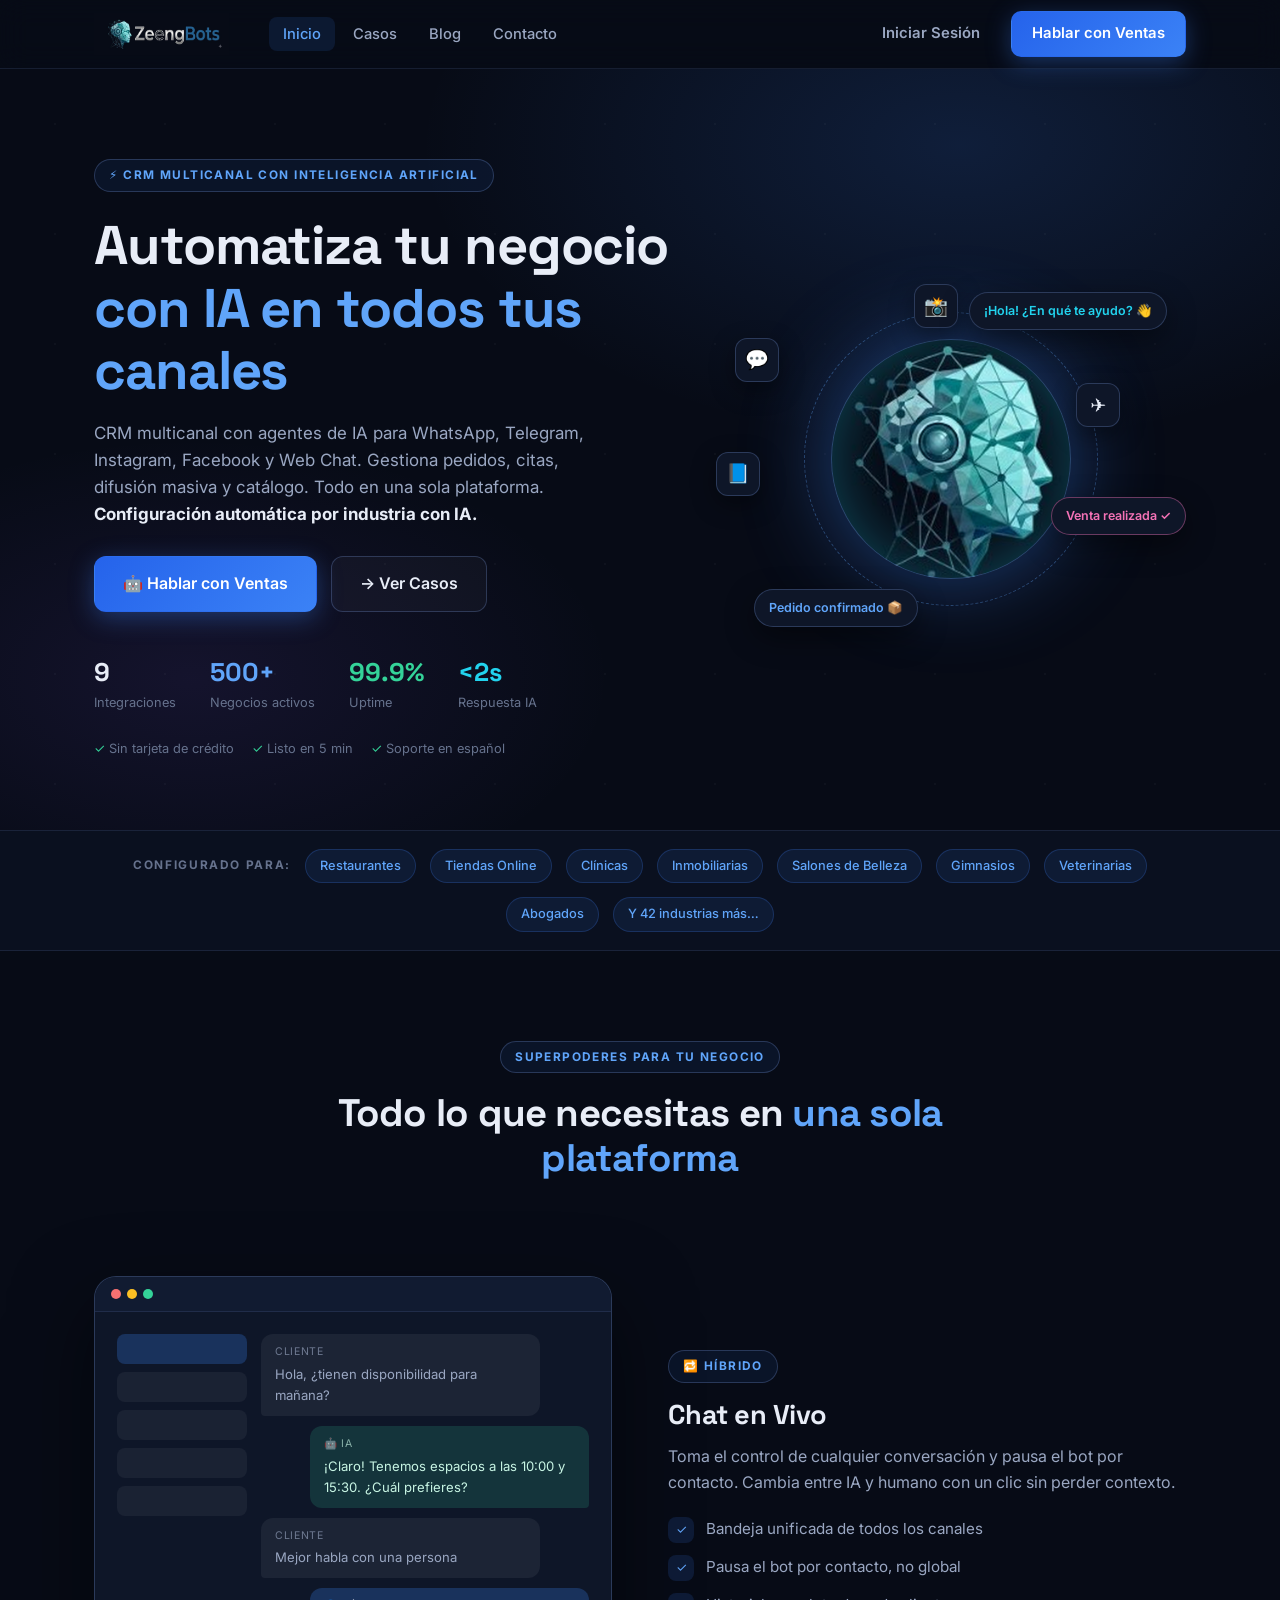
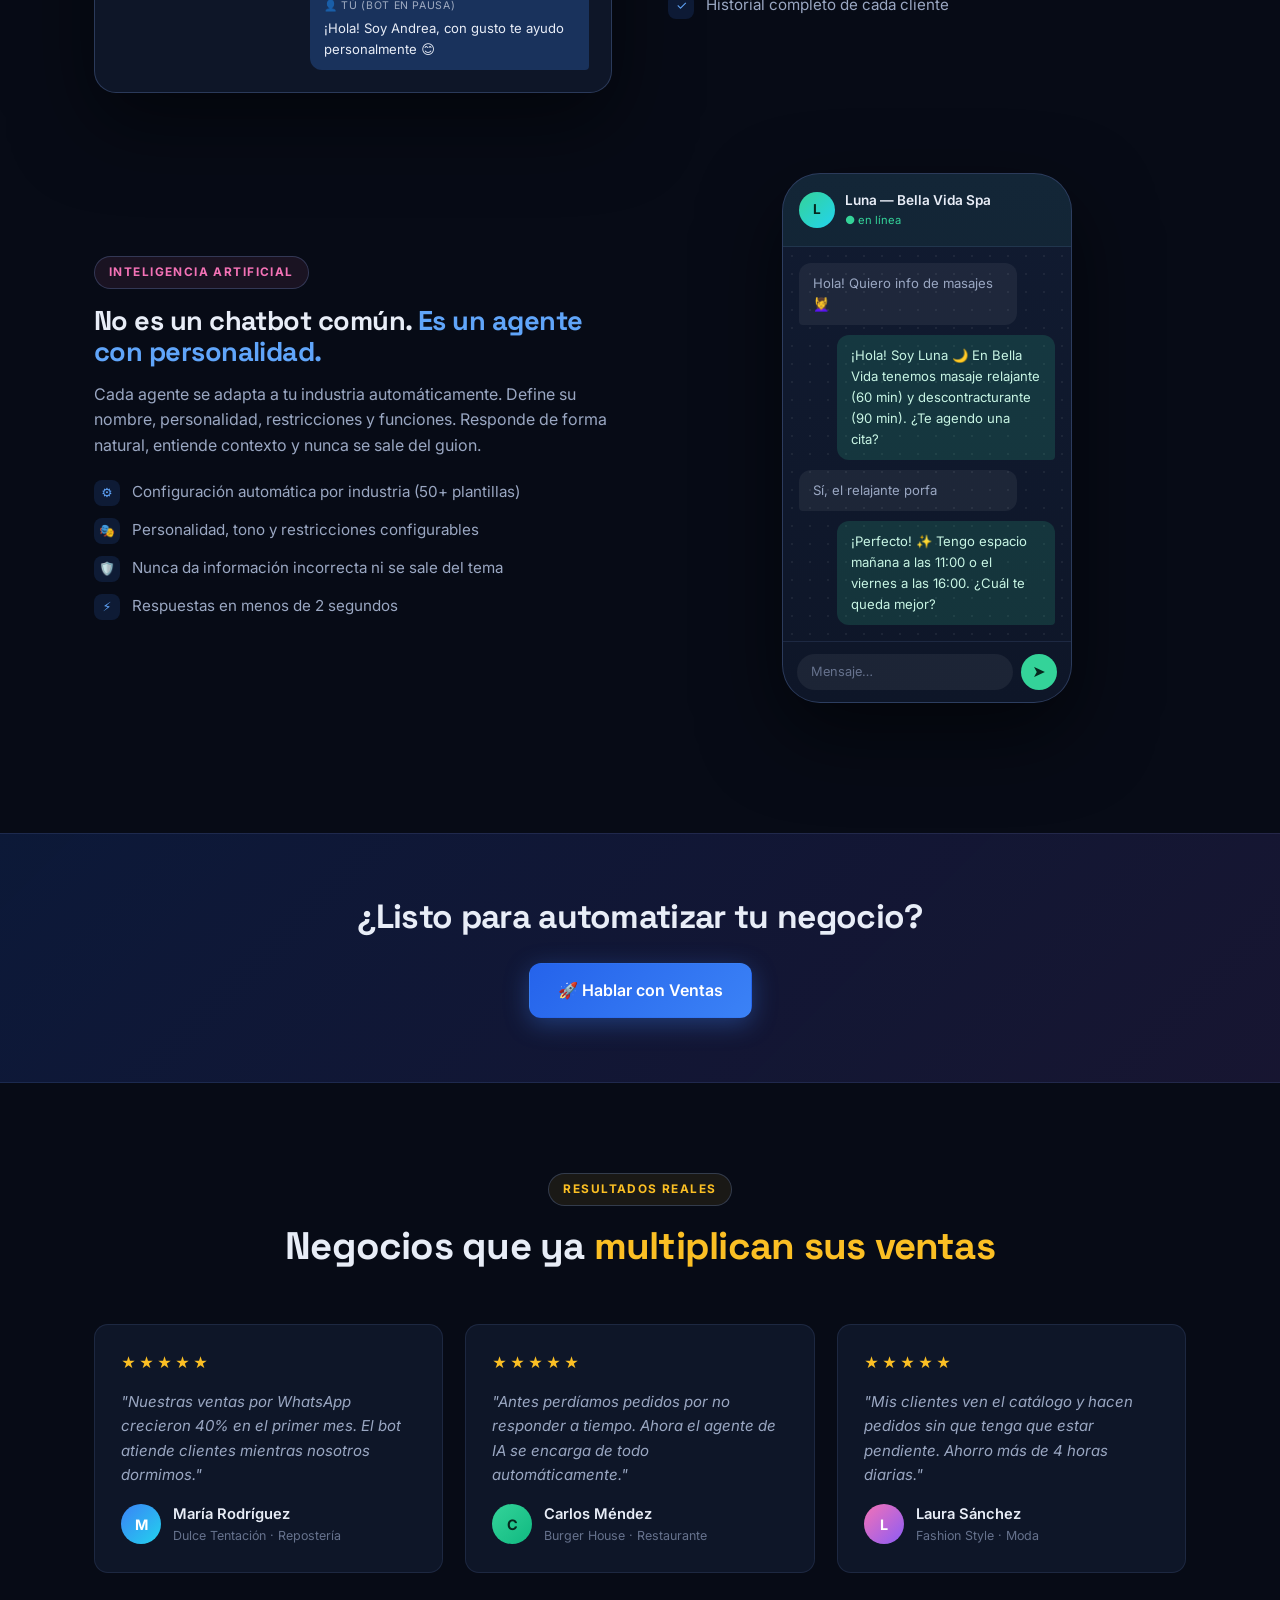
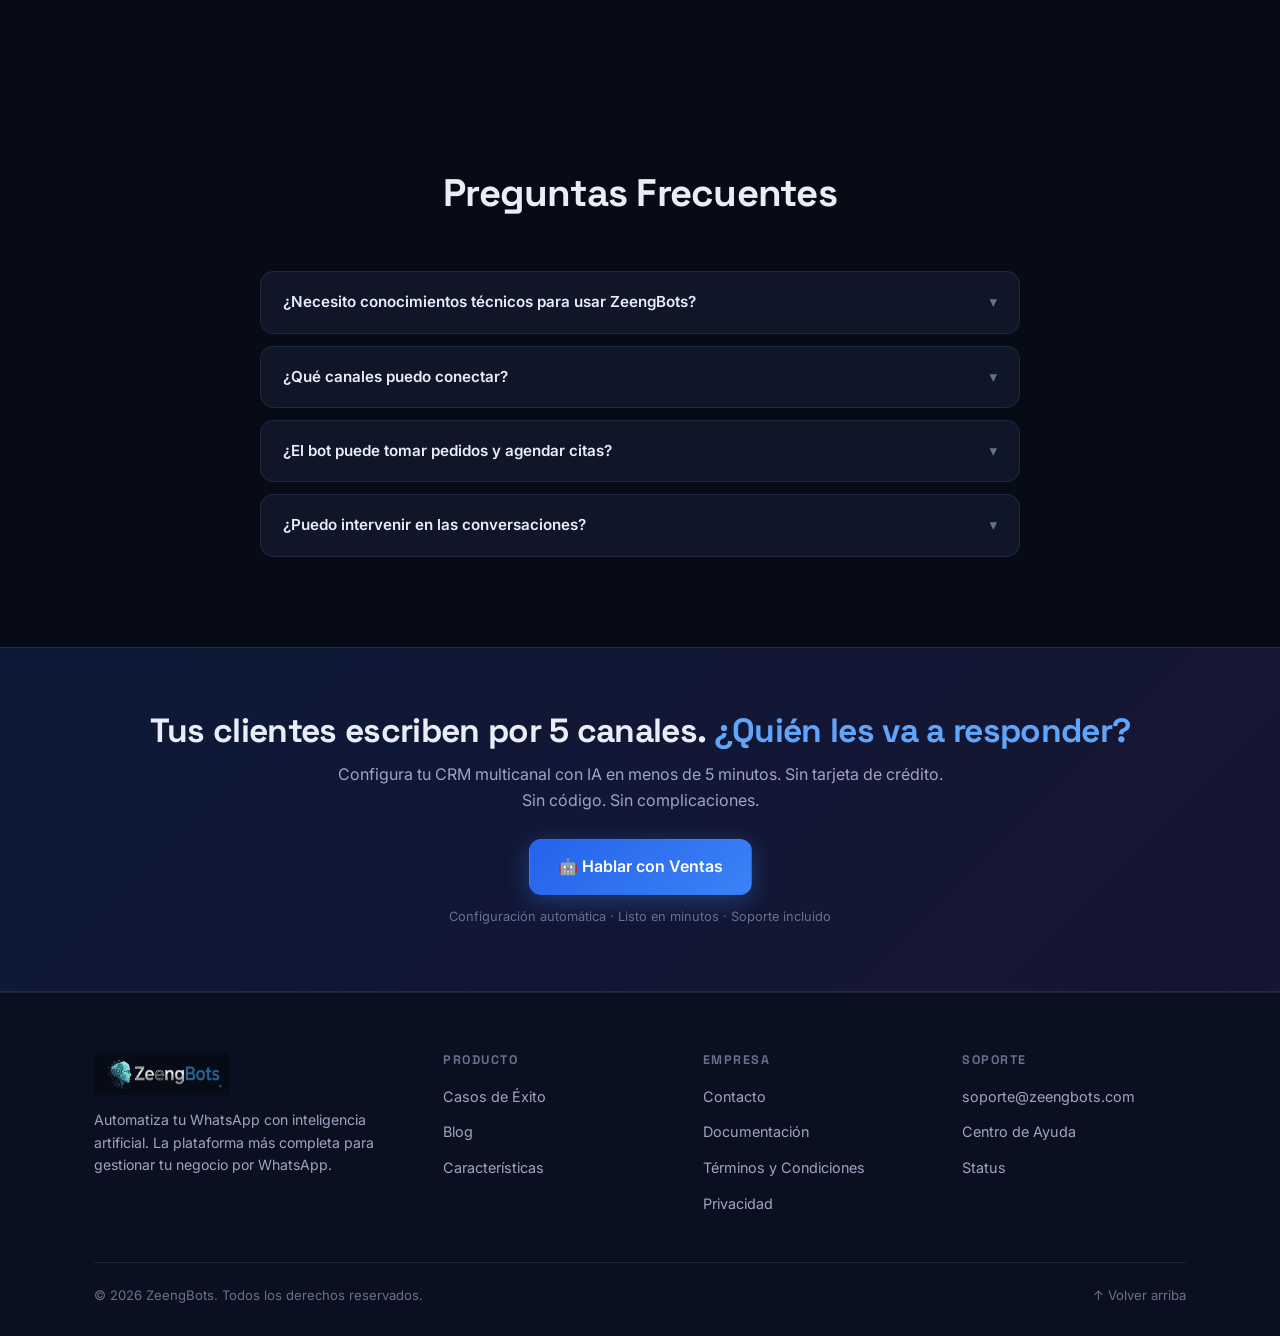
<file: site/index.html>
<!DOCTYPE html>
<html lang="es">
<head>
<meta charset="UTF-8">
<meta name="viewport" content="width=device-width, initial-scale=1.0">
<title>ZeengBots — CRM multicanal con Inteligencia Artificial</title>
<meta name="description" content="ZeengBots: CRM multicanal con agentes de IA para WhatsApp, Telegram, Instagram, Facebook y Web Chat. Automatiza tu negocio en minutos.">
<link rel="preconnect" href="https://fonts.googleapis.com">
<link href="https://fonts.googleapis.com/css2?family=Inter:wght@400;500;600;700&family=Space+Grotesk:wght@500;600;700&display=swap" rel="stylesheet">
<link rel="stylesheet" href="styles.css">
</head>
<body>

<header class="site-header">
  <nav class="nav" id="nav">
    <a class="logo" href="index.html"><img src="logo.png" alt="ZeengBots"></a>
    <ul class="nav-links">
      <li><a class="active" href="index.html">Inicio</a></li>
      <li><a href="cases.html">Casos</a></li>
      <li><a href="blog.html">Blog</a></li>
      <li><a href="contact.html">Contacto</a></li>
    </ul>
    <div class="nav-actions">
      <a class="btn btn-ghost" href="https://app.zeengbot.com/login">Iniciar Sesión</a>
      <a class="btn btn-primary" href="https://wa.me/573103156661?text=Hola%20estoy%20interesado%20en%20mi%20agente">Hablar con Ventas</a>
      <button class="nav-toggle" aria-label="Abrir menú" onclick="document.getElementById('nav').classList.toggle('open')">☰</button>
    </div>
  </nav>
</header>

<!-- HERO -->
<section class="hero">
  <div class="container hero-grid">
    <div>
      <span class="eyebrow">⚡ CRM multicanal con Inteligencia Artificial</span>
      <h1>Automatiza tu negocio <span class="accent-blue">con IA en todos tus canales</span></h1>
      <p class="lead">CRM multicanal con agentes de IA para WhatsApp, Telegram, Instagram, Facebook y Web Chat. Gestiona pedidos, citas, difusión masiva y catálogo. Todo en una sola plataforma. <strong>Configuración automática por industria con IA.</strong></p>
      <div class="hero-ctas">
        <a class="btn btn-primary btn-lg" href="https://wa.me/573103156661?text=Hola%20estoy%20interesado%20en%20mi%20agente">🤖 Hablar con Ventas</a>
        <a class="btn btn-outline btn-lg" href="cases.html">→ Ver Casos</a>
      </div>
      <div class="hero-stats">
        <div class="stat"><div class="num">9</div><div class="lbl">Integraciones</div></div>
        <div class="stat"><div class="num accent-blue">500+</div><div class="lbl">Negocios activos</div></div>
        <div class="stat"><div class="num accent-green">99.9%</div><div class="lbl">Uptime</div></div>
        <div class="stat"><div class="num accent-cyan">&lt;2s</div><div class="lbl">Respuesta IA</div></div>
      </div>
      <div class="hero-trust">
        <span>Sin tarjeta de crédito</span>
        <span>Listo en 5 min</span>
        <span>Soporte en español</span>
      </div>
    </div>
    <div class="hero-visual" aria-hidden="true">
      <div class="orb"></div>
      <div class="chan-ico i1">💬</div>
      <div class="chan-ico i2">📘</div>
      <div class="chan-ico i3">📸</div>
      <div class="chan-ico i4">✈️</div>
      <div class="chip c1">¡Hola! ¿En qué te ayudo? 👋</div>
      <div class="chip c2">Venta realizada ✓</div>
      <div class="chip c3">Pedido confirmado 📦</div>
    </div>
  </div>
</section>

<!-- INDUSTRIAS -->
<div class="industries">
  <div class="container row">
    <span class="lbl">Configurado para:</span>
    <span class="tag">Restaurantes</span>
    <span class="tag">Tiendas Online</span>
    <span class="tag">Clínicas</span>
    <span class="tag">Inmobiliarias</span>
    <span class="tag">Salones de Belleza</span>
    <span class="tag">Gimnasios</span>
    <span class="tag">Veterinarias</span>
    <span class="tag">Abogados</span>
    <span class="tag">Y 42 industrias más…</span>
  </div>
</div>

<!-- FEATURES -->
<section class="section">
  <div class="container">
    <div class="section-head">
      <span class="eyebrow">Superpoderes para tu negocio</span>
      <h2>Todo lo que necesitas en <span class="accent-blue">una sola plataforma</span></h2>
    </div>

    <div class="feature-row">
      <div class="feature-media">
        <div class="browser-frame">
          <div class="browser-bar"><span class="dot r"></span><span class="dot y"></span><span class="dot g"></span></div>
          <div class="browser-body mock-crm">
            <div class="mock-side">
              <div class="it on"></div><div class="it"></div><div class="it"></div><div class="it"></div><div class="it"></div>
            </div>
            <div class="mock-chat">
              <div class="bubble in"><span class="who">Cliente</span>Hola, ¿tienen disponibilidad para mañana?</div>
              <div class="bubble bot"><span class="who">🤖 IA</span>¡Claro! Tenemos espacios a las 10:00 y 15:30. ¿Cuál prefieres?</div>
              <div class="bubble in"><span class="who">Cliente</span>Mejor habla con una persona</div>
              <div class="bubble out"><span class="who">👤 Tú (bot en pausa)</span>¡Hola! Soy Andrea, con gusto te ayudo personalmente 😊</div>
            </div>
          </div>
        </div>
      </div>
      <div class="feature-copy">
        <span class="eyebrow">🔁 Híbrido</span>
        <h3>Chat en Vivo</h3>
        <p>Toma el control de cualquier conversación y pausa el bot por contacto. Cambia entre IA y humano con un clic sin perder contexto.</p>
        <ul class="feature-list">
          <li><span class="ic">✓</span> Bandeja unificada de todos los canales</li>
          <li><span class="ic">✓</span> Pausa el bot por contacto, no global</li>
          <li><span class="ic">✓</span> Historial completo de cada cliente</li>
        </ul>
      </div>
    </div>

    <div class="feature-row reverse">
      <div class="feature-media">
        <div class="phone">
          <div class="phone-top">
            <div class="avatar">L</div>
            <div><div class="nm">Luna — Bella Vida Spa</div><div class="st">● en línea</div></div>
          </div>
          <div class="phone-body">
            <div class="bubble in">Hola! Quiero info de masajes 💆‍♀️</div>
            <div class="bubble bot">¡Hola! Soy Luna 🌙 En Bella Vida tenemos masaje relajante (60 min) y descontracturante (90 min). ¿Te agendo una cita?</div>
            <div class="bubble in">Sí, el relajante porfa</div>
            <div class="bubble bot">¡Perfecto! ✨ Tengo espacio mañana a las 11:00 o el viernes a las 16:00. ¿Cuál te queda mejor?</div>
          </div>
          <div class="phone-input">
            <div class="field">Mensaje…</div>
            <div class="send">➤</div>
          </div>
        </div>
      </div>
      <div class="feature-copy">
        <span class="eyebrow pink">Inteligencia Artificial</span>
        <h3>No es un chatbot común. <span class="accent-blue">Es un agente con personalidad.</span></h3>
        <p>Cada agente se adapta a tu industria automáticamente. Define su nombre, personalidad, restricciones y funciones. Responde de forma natural, entiende contexto y nunca se sale del guion.</p>
        <ul class="feature-list">
          <li><span class="ic">⚙️</span> Configuración automática por industria (50+ plantillas)</li>
          <li><span class="ic">🎭</span> Personalidad, tono y restricciones configurables</li>
          <li><span class="ic">🛡️</span> Nunca da información incorrecta ni se sale del tema</li>
          <li><span class="ic">⚡</span> Respuestas en menos de 2 segundos</li>
        </ul>
      </div>
    </div>
  </div>
</section>

<!-- CTA BAND -->
<section class="cta-band">
  <div class="container">
    <h2>¿Listo para automatizar tu negocio?</h2>
    <a class="btn btn-primary btn-lg" href="https://wa.me/573103156661?text=Hola%20estoy%20interesado%20en%20mi%20agente">🚀 Hablar con Ventas</a>
  </div>
</section>



<!-- TESTIMONIOS -->
<section class="section">
  <div class="container">
    <div class="section-head">
      <span class="eyebrow orange">Resultados reales</span>
      <h2>Negocios que ya <span class="accent-orange">multiplican sus ventas</span></h2>
    </div>
    <div class="cards-3">
      <div class="t-card">
        <div class="stars">★★★★★</div>
        <blockquote>"Nuestras ventas por WhatsApp crecieron 40% en el primer mes. El bot atiende clientes mientras nosotros dormimos."</blockquote>
        <div class="t-person">
          <div class="avatar b">M</div>
          <div><div class="nm">María Rodríguez</div><div class="biz">Dulce Tentación · Repostería</div></div>
        </div>
      </div>
      <div class="t-card">
        <div class="stars">★★★★★</div>
        <blockquote>"Antes perdíamos pedidos por no responder a tiempo. Ahora el agente de IA se encarga de todo automáticamente."</blockquote>
        <div class="t-person">
          <div class="avatar g">C</div>
          <div><div class="nm">Carlos Méndez</div><div class="biz">Burger House · Restaurante</div></div>
        </div>
      </div>
      <div class="t-card">
        <div class="stars">★★★★★</div>
        <blockquote>"Mis clientes ven el catálogo y hacen pedidos sin que tenga que estar pendiente. Ahorro más de 4 horas diarias."</blockquote>
        <div class="t-person">
          <div class="avatar p">L</div>
          <div><div class="nm">Laura Sánchez</div><div class="biz">Fashion Style · Moda</div></div>
        </div>
      </div>
    </div>
  </div>
</section>


<!-- FAQ -->
<section class="section">
  <div class="container">
    <div class="section-head"><h2>Preguntas Frecuentes</h2></div>
    <div class="faq">
      <details class="faq-item">
        <summary>¿Necesito conocimientos técnicos para usar ZeengBots?</summary>
        <div class="ans">No. ZeengBots se configura solo con IA: le cuentas sobre tu negocio y la plataforma crea el agente, las respuestas y el flujo por ti. Todo sin escribir una línea de código.</div>
      </details>
      <details class="faq-item">
        <summary>¿Qué canales puedo conectar?</summary>
        <div class="ans">WhatsApp (QR y API oficial), Telegram, Instagram, Facebook Messenger y Web Chat para tu sitio. Todos los canales llegan a la misma bandeja unificada.</div>
      </details>
      <details class="faq-item">
        <summary>¿El bot puede tomar pedidos y agendar citas?</summary>
        <div class="ans">Sí. El agente puede mostrar tu catálogo, registrar pedidos completos y agendar citas con integración a Google Calendar (plan Pro), confirmando todo con el cliente de forma natural.</div>
      </details>
      <details class="faq-item">
        <summary>¿Puedo intervenir en las conversaciones?</summary>
        <div class="ans">Claro. Con el Chat en Vivo puedes pausar el bot en cualquier conversación, atender personalmente y devolver el control a la IA cuando quieras, sin perder el contexto.</div>
      </details>
    </div>
  </div>
</section>

<!-- CTA FINAL -->
<section class="cta-band">
  <div class="container">
    <h2>Tus clientes escriben por 5 canales. <span class="accent-blue">¿Quién les va a responder?</span></h2>
    <p class="sub">Configura tu CRM multicanal con IA en menos de 5 minutos. Sin tarjeta de crédito.<br>Sin código. Sin complicaciones.</p>
    <a class="btn btn-primary btn-lg" href="https://wa.me/573103156661?text=Hola%20estoy%20interesado%20en%20mi%20agente">🤖 Hablar con Ventas</a>
    <p class="sub" style="font-size:.8rem; color:var(--text-dim);">Configuración automática · Listo en minutos · Soporte incluido</p>
  </div>
</section>

<!-- FOOTER -->
<footer class="site-footer">
  <div class="container">
    <div class="footer-grid">
      <div class="about">
        <a class="logo" href="index.html"><img src="logo.png" alt="ZeengBots"></a>
        <p>Automatiza tu WhatsApp con inteligencia artificial. La plataforma más completa para gestionar tu negocio por WhatsApp.</p>
      </div>
      <div>
        <h4>Producto</h4>
        <ul>
          <li><a href="cases.html">Casos de Éxito</a></li>
          <li><a href="blog.html">Blog</a></li>
          <li><a href="docs.html">Características</a></li>
        </ul>
      </div>
      <div>
        <h4>Empresa</h4>
        <ul>
          <li><a href="contact.html">Contacto</a></li>
          <li><a href="docs.html">Documentación</a></li>
          <li><a href="#">Términos y Condiciones</a></li>
          <li><a href="#">Privacidad</a></li>
        </ul>
      </div>
      <div>
        <h4>Soporte</h4>
        <ul>
          <li><a href="mailto:soporte@zeengbots.com">soporte@zeengbots.com</a></li>
          <li><a href="docs.html">Centro de Ayuda</a></li>
          <li><a href="#">Status</a></li>
        </ul>
      </div>
    </div>
    <div class="footer-bottom">
      <span>© 2026 ZeengBots. Todos los derechos reservados.</span>
      <a class="to-top" href="#top" onclick="window.scrollTo({top:0,behavior:'smooth'});return false;">↑ Volver arriba</a>
    </div>
  </div>
</footer>

</body>
</html>
</file>
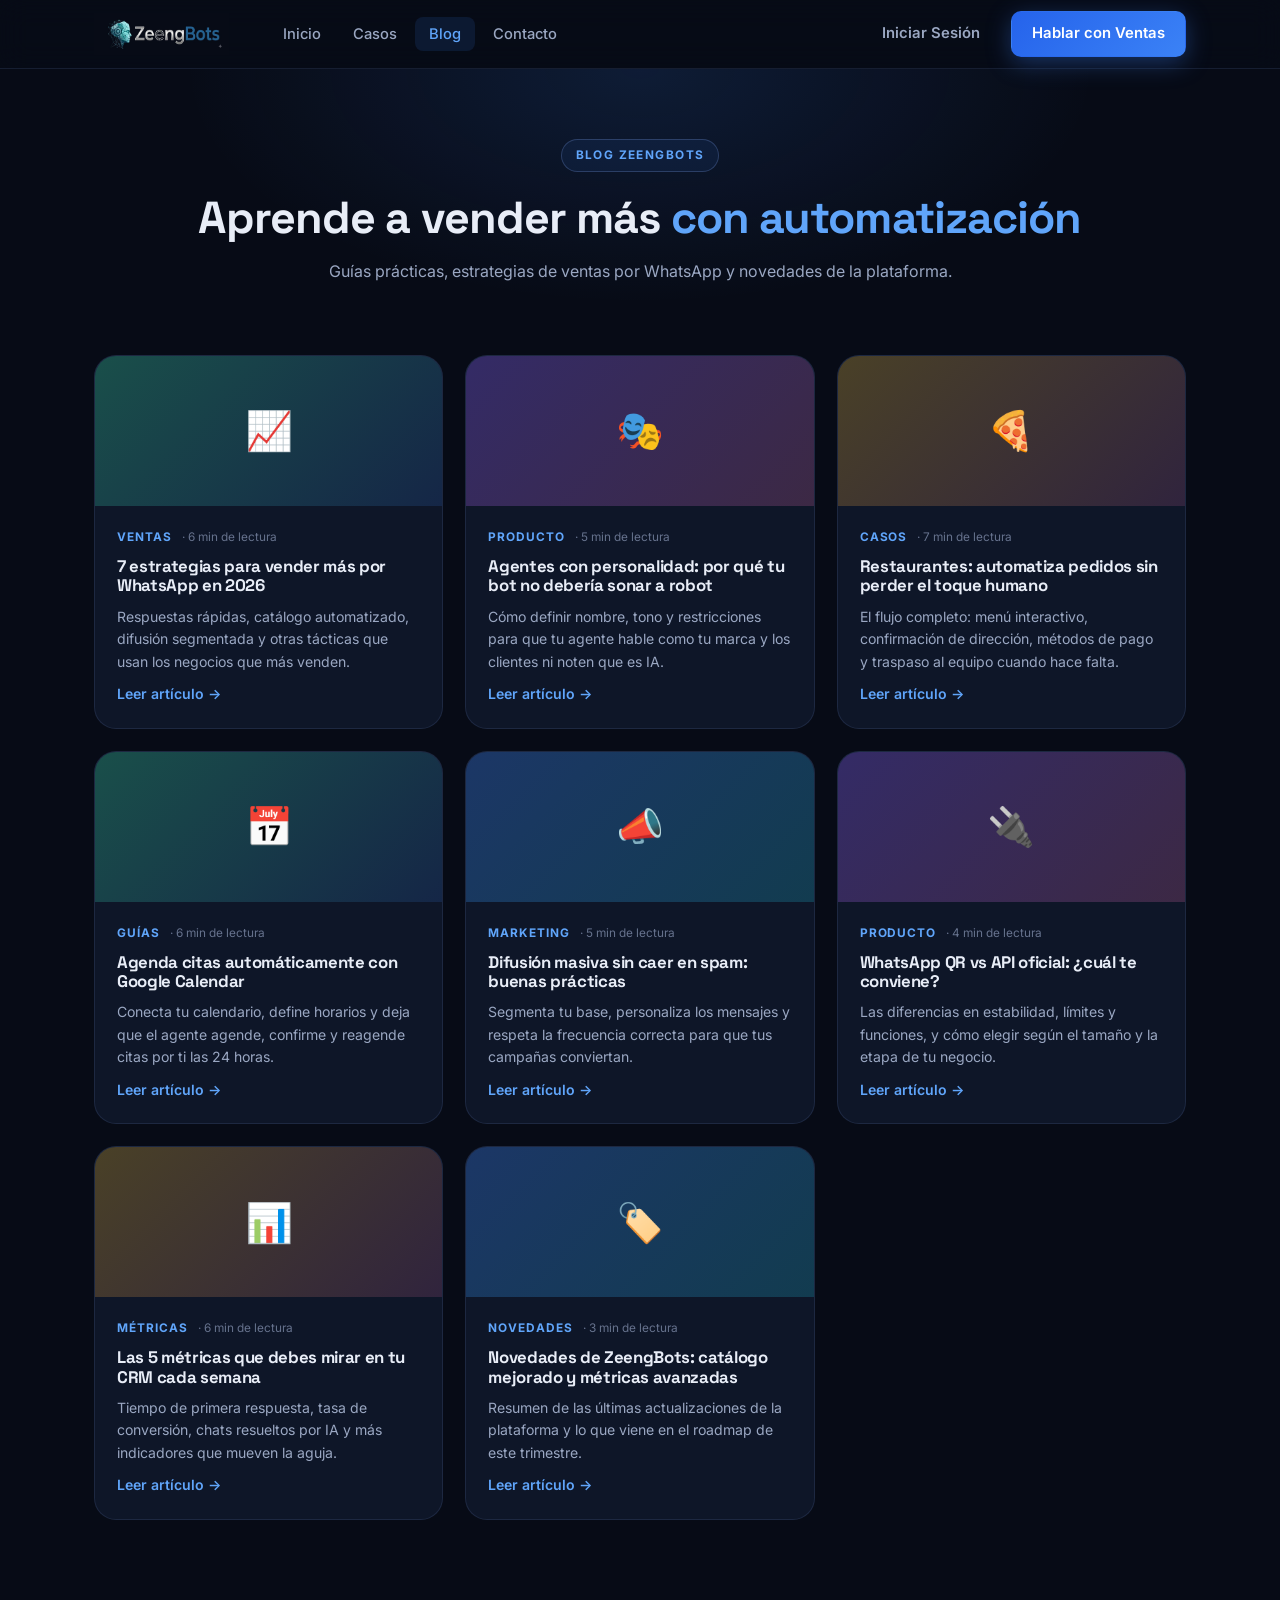
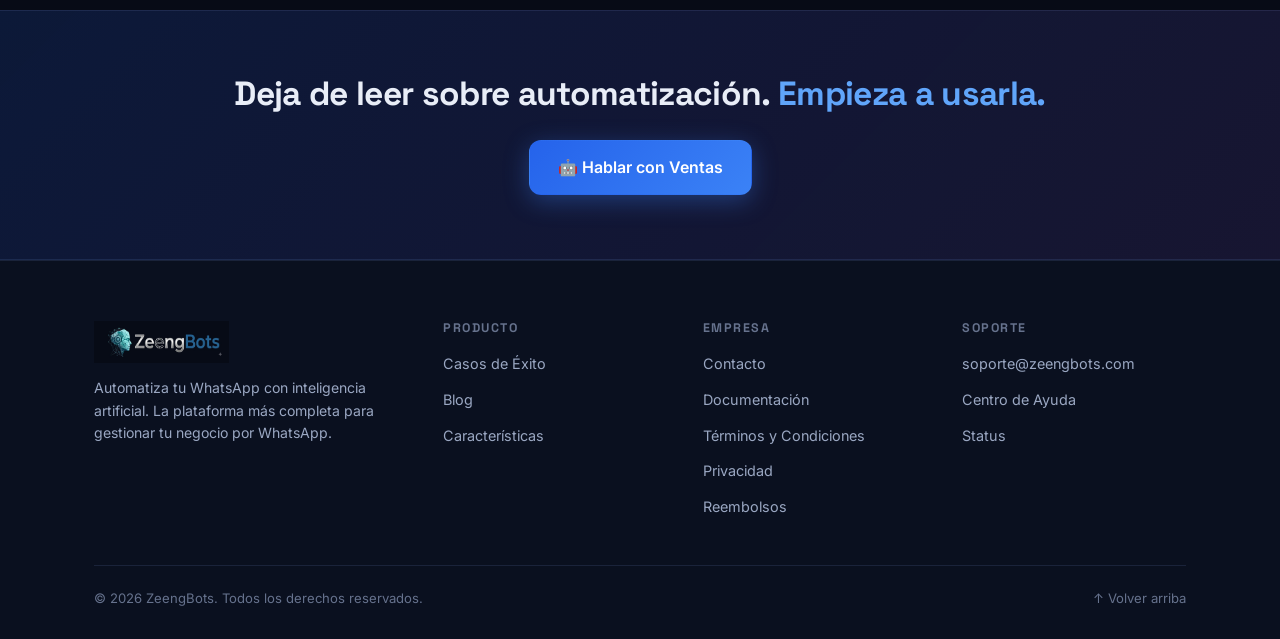
<file: site/blog.html>
<!DOCTYPE html>
<html lang="es">
<head>
<meta charset="UTF-8">
<meta name="viewport" content="width=device-width, initial-scale=1.0">
<title>Blog — ZeengBots</title>
<meta name="description" content="Guías, estrategias y novedades para automatizar tu negocio con IA y WhatsApp.">
<link rel="preconnect" href="https://fonts.googleapis.com">
<link href="https://fonts.googleapis.com/css2?family=Inter:wght@400;500;600;700&family=Space+Grotesk:wght@500;600;700&display=swap" rel="stylesheet">
<link rel="stylesheet" href="styles.css">
</head>
<body>

<header class="site-header">
  <nav class="nav" id="nav">
    <a class="logo" href="index.html"><img src="logo.png" alt="ZeengBots"></a>
    <ul class="nav-links">
      <li><a href="index.html">Inicio</a></li>
      <li><a href="cases.html">Casos</a></li>
      <li><a class="active" href="blog.html">Blog</a></li>
      <li><a href="contact.html">Contacto</a></li>
    </ul>
    <div class="nav-actions">
      <a class="btn btn-ghost" href="https://app.zeengbot.com/login">Iniciar Sesión</a>
      <a class="btn btn-primary" href="https://wa.me/573103156661?text=Hola%20estoy%20interesado%20en%20mi%20agente">Hablar con Ventas</a>
      <button class="nav-toggle" aria-label="Abrir menú" onclick="document.getElementById('nav').classList.toggle('open')">☰</button>
    </div>
  </nav>
</header>

<section class="page-hero">
  <div class="container">
    <span class="eyebrow">Blog ZeengBots</span>
    <h1>Aprende a vender más <span class="accent-blue">con automatización</span></h1>
    <p>Guías prácticas, estrategias de ventas por WhatsApp y novedades de la plataforma.</p>
  </div>
</section>

<section class="section" style="padding-top:30px;">
  <div class="container">
    <div class="blog-grid">

      <article class="post-card">
        <div class="post-cover g2">📈</div>
        <div class="post-body">
          <div class="post-meta"><span class="post-cat">Ventas</span> · 6 min de lectura</div>
          <h3>7 estrategias para vender más por WhatsApp en 2026</h3>
          <p>Respuestas rápidas, catálogo automatizado, difusión segmentada y otras tácticas que usan los negocios que más venden.</p>
          <a class="post-link" href="#">Leer artículo →</a>
        </div>
      </article>

      <article class="post-card">
        <div class="post-cover g3">🎭</div>
        <div class="post-body">
          <div class="post-meta"><span class="post-cat">Producto</span> · 5 min de lectura</div>
          <h3>Agentes con personalidad: por qué tu bot no debería sonar a robot</h3>
          <p>Cómo definir nombre, tono y restricciones para que tu agente hable como tu marca y los clientes ni noten que es IA.</p>
          <a class="post-link" href="#">Leer artículo →</a>
        </div>
      </article>

      <article class="post-card">
        <div class="post-cover g4">🍕</div>
        <div class="post-body">
          <div class="post-meta"><span class="post-cat">Casos</span> · 7 min de lectura</div>
          <h3>Restaurantes: automatiza pedidos sin perder el toque humano</h3>
          <p>El flujo completo: menú interactivo, confirmación de dirección, métodos de pago y traspaso al equipo cuando hace falta.</p>
          <a class="post-link" href="#">Leer artículo →</a>
        </div>
      </article>

      <article class="post-card">
        <div class="post-cover g2">📅</div>
        <div class="post-body">
          <div class="post-meta"><span class="post-cat">Guías</span> · 6 min de lectura</div>
          <h3>Agenda citas automáticamente con Google Calendar</h3>
          <p>Conecta tu calendario, define horarios y deja que el agente agende, confirme y reagende citas por ti las 24 horas.</p>
          <a class="post-link" href="#">Leer artículo →</a>
        </div>
      </article>

      <article class="post-card">
        <div class="post-cover g1">📣</div>
        <div class="post-body">
          <div class="post-meta"><span class="post-cat">Marketing</span> · 5 min de lectura</div>
          <h3>Difusión masiva sin caer en spam: buenas prácticas</h3>
          <p>Segmenta tu base, personaliza los mensajes y respeta la frecuencia correcta para que tus campañas conviertan.</p>
          <a class="post-link" href="#">Leer artículo →</a>
        </div>
      </article>

      <article class="post-card">
        <div class="post-cover g3">🔌</div>
        <div class="post-body">
          <div class="post-meta"><span class="post-cat">Producto</span> · 4 min de lectura</div>
          <h3>WhatsApp QR vs API oficial: ¿cuál te conviene?</h3>
          <p>Las diferencias en estabilidad, límites y funciones, y cómo elegir según el tamaño y la etapa de tu negocio.</p>
          <a class="post-link" href="#">Leer artículo →</a>
        </div>
      </article>

      <article class="post-card">
        <div class="post-cover g4">📊</div>
        <div class="post-body">
          <div class="post-meta"><span class="post-cat">Métricas</span> · 6 min de lectura</div>
          <h3>Las 5 métricas que debes mirar en tu CRM cada semana</h3>
          <p>Tiempo de primera respuesta, tasa de conversión, chats resueltos por IA y más indicadores que mueven la aguja.</p>
          <a class="post-link" href="#">Leer artículo →</a>
        </div>
      </article>

      <article class="post-card">
        <div class="post-cover g1">🏷️</div>
        <div class="post-body">
          <div class="post-meta"><span class="post-cat">Novedades</span> · 3 min de lectura</div>
          <h3>Novedades de ZeengBots: catálogo mejorado y métricas avanzadas</h3>
          <p>Resumen de las últimas actualizaciones de la plataforma y lo que viene en el roadmap de este trimestre.</p>
          <a class="post-link" href="#">Leer artículo →</a>
        </div>
      </article>
    </div>
  </div>
</section>

<section class="cta-band">
  <div class="container">
    <h2>Deja de leer sobre automatización. <span class="accent-blue">Empieza a usarla.</span></h2>
    <a class="btn btn-primary btn-lg" href="https://wa.me/573103156661?text=Hola%20estoy%20interesado%20en%20mi%20agente">🤖 Hablar con Ventas</a>
  </div>
</section>

<footer class="site-footer">
  <div class="container">
    <div class="footer-grid">
      <div class="about">
        <a class="logo" href="index.html"><img src="logo.png" alt="ZeengBots"></a>
        <p>Automatiza tu WhatsApp con inteligencia artificial. La plataforma más completa para gestionar tu negocio por WhatsApp.</p>
      </div>
      <div>
        <h4>Producto</h4>
        <ul>
          <li><a href="cases.html">Casos de Éxito</a></li>
          <li><a href="blog.html">Blog</a></li>
          <li><a href="docs.html">Características</a></li>
        </ul>
      </div>
      <div>
        <h4>Empresa</h4>
        <ul>
          <li><a href="contact.html">Contacto</a></li>
          <li><a href="docs.html">Documentación</a></li>
          <li><a href="#">Términos y Condiciones</a></li>
          <li><a href="#">Privacidad</a></li>
          <li><a href="#">Reembolsos</a></li>
        </ul>
      </div>
      <div>
        <h4>Soporte</h4>
        <ul>
          <li><a href="mailto:soporte@zeengbots.com">soporte@zeengbots.com</a></li>
          <li><a href="docs.html">Centro de Ayuda</a></li>
          <li><a href="#">Status</a></li>
        </ul>
      </div>
    </div>
    <div class="footer-bottom">
      <span>© 2026 ZeengBots. Todos los derechos reservados.</span>
      <a class="to-top" href="#" onclick="window.scrollTo({top:0,behavior:'smooth'});return false;">↑ Volver arriba</a>
    </div>
  </div>
</footer>

</body>
</html>
</file>
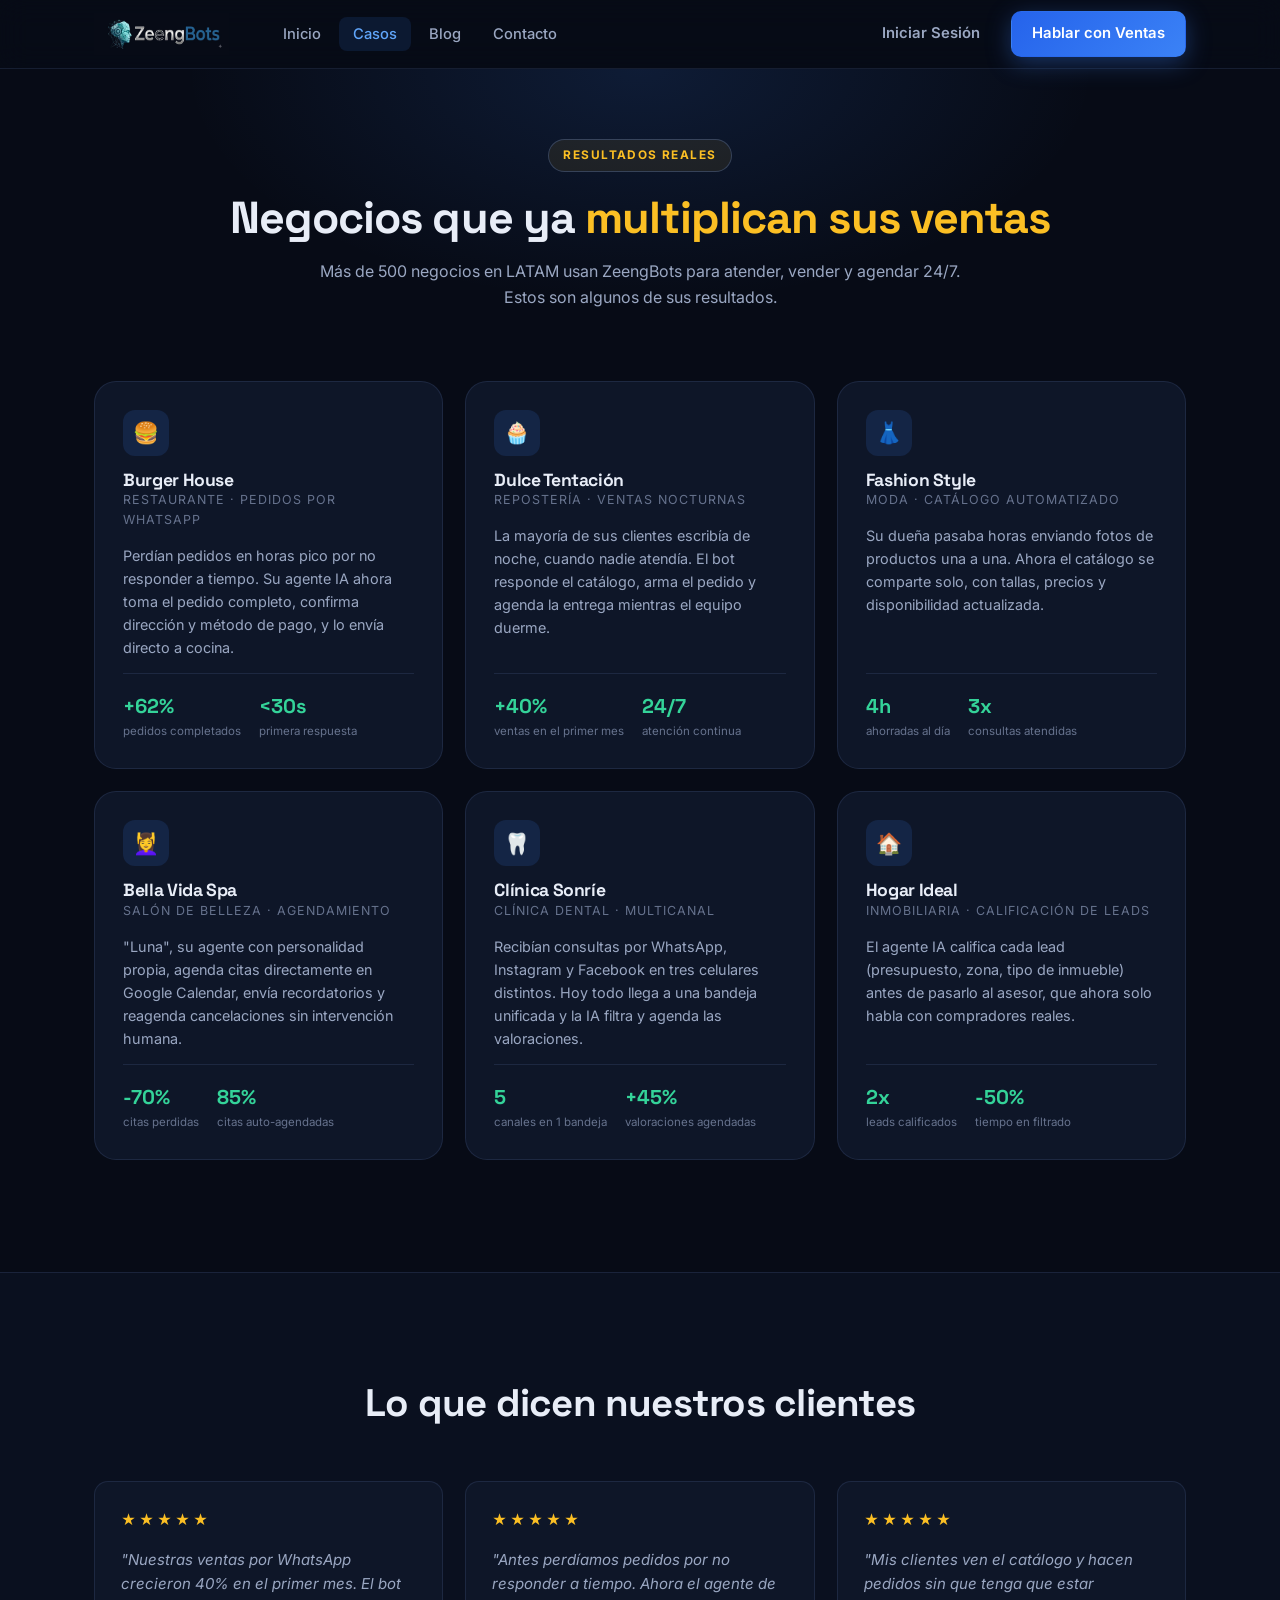
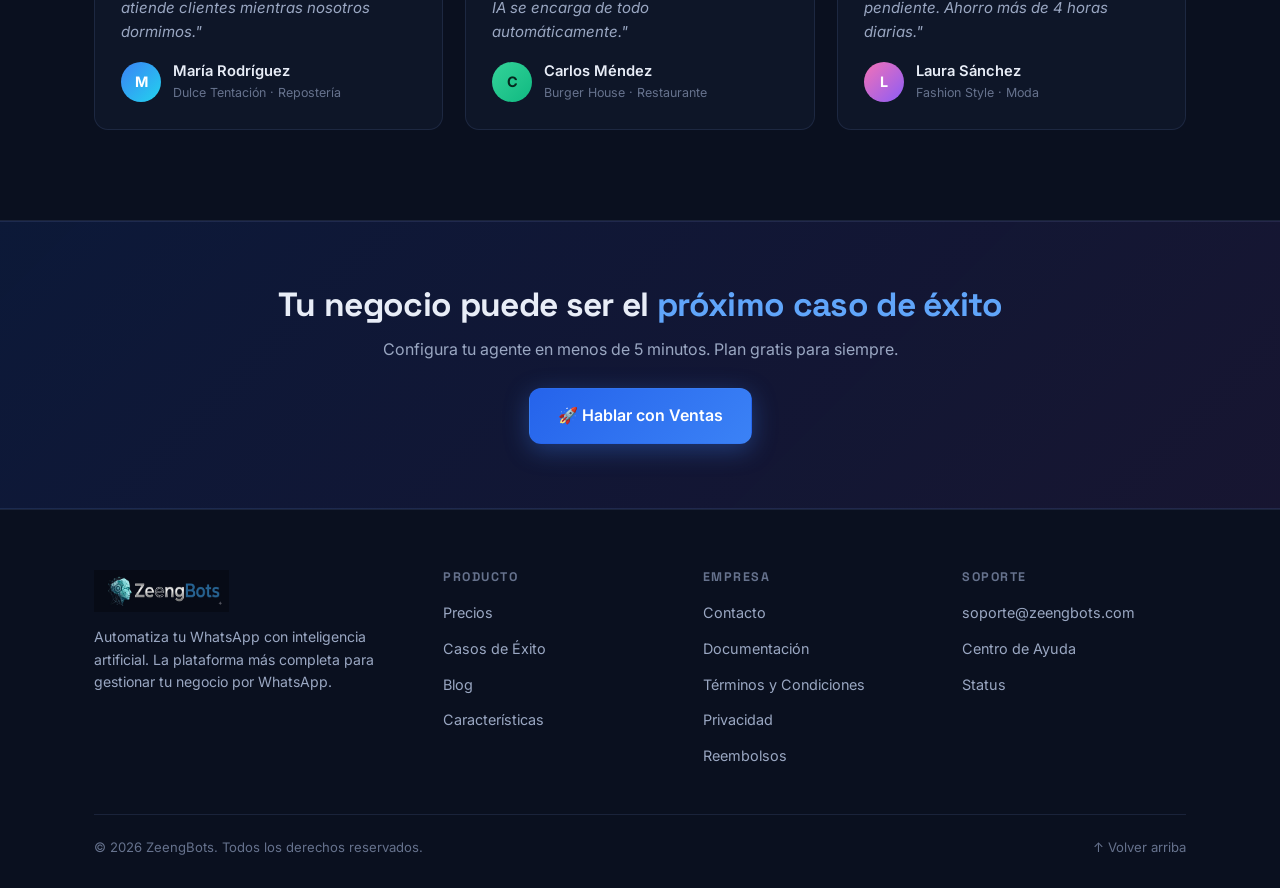
<file: site/cases.html>
<!DOCTYPE html>
<html lang="es">
<head>
<meta charset="UTF-8">
<meta name="viewport" content="width=device-width, initial-scale=1.0">
<title>Casos de Éxito — ZeengBots</title>
<meta name="description" content="Descubre cómo negocios reales automatizan ventas, pedidos y citas con ZeengBots.">
<link rel="preconnect" href="https://fonts.googleapis.com">
<link href="https://fonts.googleapis.com/css2?family=Inter:wght@400;500;600;700&family=Space+Grotesk:wght@500;600;700&display=swap" rel="stylesheet">
<link rel="stylesheet" href="styles.css">
</head>
<body>

<header class="site-header">
  <nav class="nav" id="nav">
    <a class="logo" href="index.html"><img src="logo.png" alt="ZeengBots"></a>
    <ul class="nav-links">
      <li><a href="index.html">Inicio</a></li>
      <li><a class="active" href="cases.html">Casos</a></li>
      <li><a href="blog.html">Blog</a></li>
      <li><a href="contact.html">Contacto</a></li>
    </ul>
    <div class="nav-actions">
      <a class="btn btn-ghost" href="https://app.zeengbot.com/login">Iniciar Sesión</a>
      <a class="btn btn-primary" href="https://wa.me/573103156661?text=Hola%20estoy%20interesado%20en%20mi%20agente">Hablar con Ventas</a>
      <button class="nav-toggle" aria-label="Abrir menú" onclick="document.getElementById('nav').classList.toggle('open')">☰</button>
    </div>
  </nav>
</header>

<section class="page-hero">
  <div class="container">
    <span class="eyebrow orange">Resultados reales</span>
    <h1>Negocios que ya <span class="accent-orange">multiplican sus ventas</span></h1>
    <p>Más de 500 negocios en LATAM usan ZeengBots para atender, vender y agendar 24/7. Estos son algunos de sus resultados.</p>
  </div>
</section>

<section class="section" style="padding-top:30px;">
  <div class="container">
    <div class="cards-3" style="margin-bottom:22px;">
      <div class="case-card">
        <div class="ico">🍔</div>
        <div><h3>Burger House</h3><div class="ind">Restaurante · Pedidos por WhatsApp</div></div>
        <p>Perdían pedidos en horas pico por no responder a tiempo. Su agente IA ahora toma el pedido completo, confirma dirección y método de pago, y lo envía directo a cocina.</p>
        <div class="case-metrics">
          <div class="m"><div class="v">+62%</div><div class="k">pedidos completados</div></div>
          <div class="m"><div class="v">&lt;30s</div><div class="k">primera respuesta</div></div>
        </div>
      </div>

      <div class="case-card">
        <div class="ico">🧁</div>
        <div><h3>Dulce Tentación</h3><div class="ind">Repostería · Ventas nocturnas</div></div>
        <p>La mayoría de sus clientes escribía de noche, cuando nadie atendía. El bot responde el catálogo, arma el pedido y agenda la entrega mientras el equipo duerme.</p>
        <div class="case-metrics">
          <div class="m"><div class="v">+40%</div><div class="k">ventas en el primer mes</div></div>
          <div class="m"><div class="v">24/7</div><div class="k">atención continua</div></div>
        </div>
      </div>

      <div class="case-card">
        <div class="ico">👗</div>
        <div><h3>Fashion Style</h3><div class="ind">Moda · Catálogo automatizado</div></div>
        <p>Su dueña pasaba horas enviando fotos de productos una a una. Ahora el catálogo se comparte solo, con tallas, precios y disponibilidad actualizada.</p>
        <div class="case-metrics">
          <div class="m"><div class="v">4h</div><div class="k">ahorradas al día</div></div>
          <div class="m"><div class="v">3x</div><div class="k">consultas atendidas</div></div>
        </div>
      </div>

      <div class="case-card">
        <div class="ico">💆‍♀️</div>
        <div><h3>Bella Vida Spa</h3><div class="ind">Salón de belleza · Agendamiento</div></div>
        <p>"Luna", su agente con personalidad propia, agenda citas directamente en Google Calendar, envía recordatorios y reagenda cancelaciones sin intervención humana.</p>
        <div class="case-metrics">
          <div class="m"><div class="v">-70%</div><div class="k">citas perdidas</div></div>
          <div class="m"><div class="v">85%</div><div class="k">citas auto-agendadas</div></div>
        </div>
      </div>

      <div class="case-card">
        <div class="ico">🦷</div>
        <div><h3>Clínica Sonríe</h3><div class="ind">Clínica dental · Multicanal</div></div>
        <p>Recibían consultas por WhatsApp, Instagram y Facebook en tres celulares distintos. Hoy todo llega a una bandeja unificada y la IA filtra y agenda las valoraciones.</p>
        <div class="case-metrics">
          <div class="m"><div class="v">5</div><div class="k">canales en 1 bandeja</div></div>
          <div class="m"><div class="v">+45%</div><div class="k">valoraciones agendadas</div></div>
        </div>
      </div>

      <div class="case-card">
        <div class="ico">🏠</div>
        <div><h3>Hogar Ideal</h3><div class="ind">Inmobiliaria · Calificación de leads</div></div>
        <p>El agente IA califica cada lead (presupuesto, zona, tipo de inmueble) antes de pasarlo al asesor, que ahora solo habla con compradores reales.</p>
        <div class="case-metrics">
          <div class="m"><div class="v">2x</div><div class="k">leads calificados</div></div>
          <div class="m"><div class="v">-50%</div><div class="k">tiempo en filtrado</div></div>
        </div>
      </div>
    </div>
  </div>
</section>

<section class="section section-alt">
  <div class="container">
    <div class="section-head">
      <h2>Lo que dicen nuestros clientes</h2>
    </div>
    <div class="cards-3">
      <div class="t-card">
        <div class="stars">★★★★★</div>
        <blockquote>"Nuestras ventas por WhatsApp crecieron 40% en el primer mes. El bot atiende clientes mientras nosotros dormimos."</blockquote>
        <div class="t-person">
          <div class="avatar b">M</div>
          <div><div class="nm">María Rodríguez</div><div class="biz">Dulce Tentación · Repostería</div></div>
        </div>
      </div>
      <div class="t-card">
        <div class="stars">★★★★★</div>
        <blockquote>"Antes perdíamos pedidos por no responder a tiempo. Ahora el agente de IA se encarga de todo automáticamente."</blockquote>
        <div class="t-person">
          <div class="avatar g">C</div>
          <div><div class="nm">Carlos Méndez</div><div class="biz">Burger House · Restaurante</div></div>
        </div>
      </div>
      <div class="t-card">
        <div class="stars">★★★★★</div>
        <blockquote>"Mis clientes ven el catálogo y hacen pedidos sin que tenga que estar pendiente. Ahorro más de 4 horas diarias."</blockquote>
        <div class="t-person">
          <div class="avatar p">L</div>
          <div><div class="nm">Laura Sánchez</div><div class="biz">Fashion Style · Moda</div></div>
        </div>
      </div>
    </div>
  </div>
</section>

<section class="cta-band">
  <div class="container">
    <h2>Tu negocio puede ser el <span class="accent-blue">próximo caso de éxito</span></h2>
    <p class="sub">Configura tu agente en menos de 5 minutos. Plan gratis para siempre.</p>
    <a class="btn btn-primary btn-lg" href="https://wa.me/573103156661?text=Hola%20estoy%20interesado%20en%20mi%20agente">🚀 Hablar con Ventas</a>
  </div>
</section>

<footer class="site-footer">
  <div class="container">
    <div class="footer-grid">
      <div class="about">
        <a class="logo" href="index.html"><img src="logo.png" alt="ZeengBots"></a>
        <p>Automatiza tu WhatsApp con inteligencia artificial. La plataforma más completa para gestionar tu negocio por WhatsApp.</p>
      </div>
      <div>
        <h4>Producto</h4>
        <ul>
          <li><a href="pricing.html">Precios</a></li>
          <li><a href="cases.html">Casos de Éxito</a></li>
          <li><a href="blog.html">Blog</a></li>
          <li><a href="docs.html">Características</a></li>
        </ul>
      </div>
      <div>
        <h4>Empresa</h4>
        <ul>
          <li><a href="contact.html">Contacto</a></li>
          <li><a href="docs.html">Documentación</a></li>
          <li><a href="#">Términos y Condiciones</a></li>
          <li><a href="#">Privacidad</a></li>
          <li><a href="#">Reembolsos</a></li>
        </ul>
      </div>
      <div>
        <h4>Soporte</h4>
        <ul>
          <li><a href="mailto:soporte@zeengbots.com">soporte@zeengbots.com</a></li>
          <li><a href="docs.html">Centro de Ayuda</a></li>
          <li><a href="#">Status</a></li>
        </ul>
      </div>
    </div>
    <div class="footer-bottom">
      <span>© 2026 ZeengBots. Todos los derechos reservados.</span>
      <a class="to-top" href="#" onclick="window.scrollTo({top:0,behavior:'smooth'});return false;">↑ Volver arriba</a>
    </div>
  </div>
</footer>

</body>
</html>
</file>
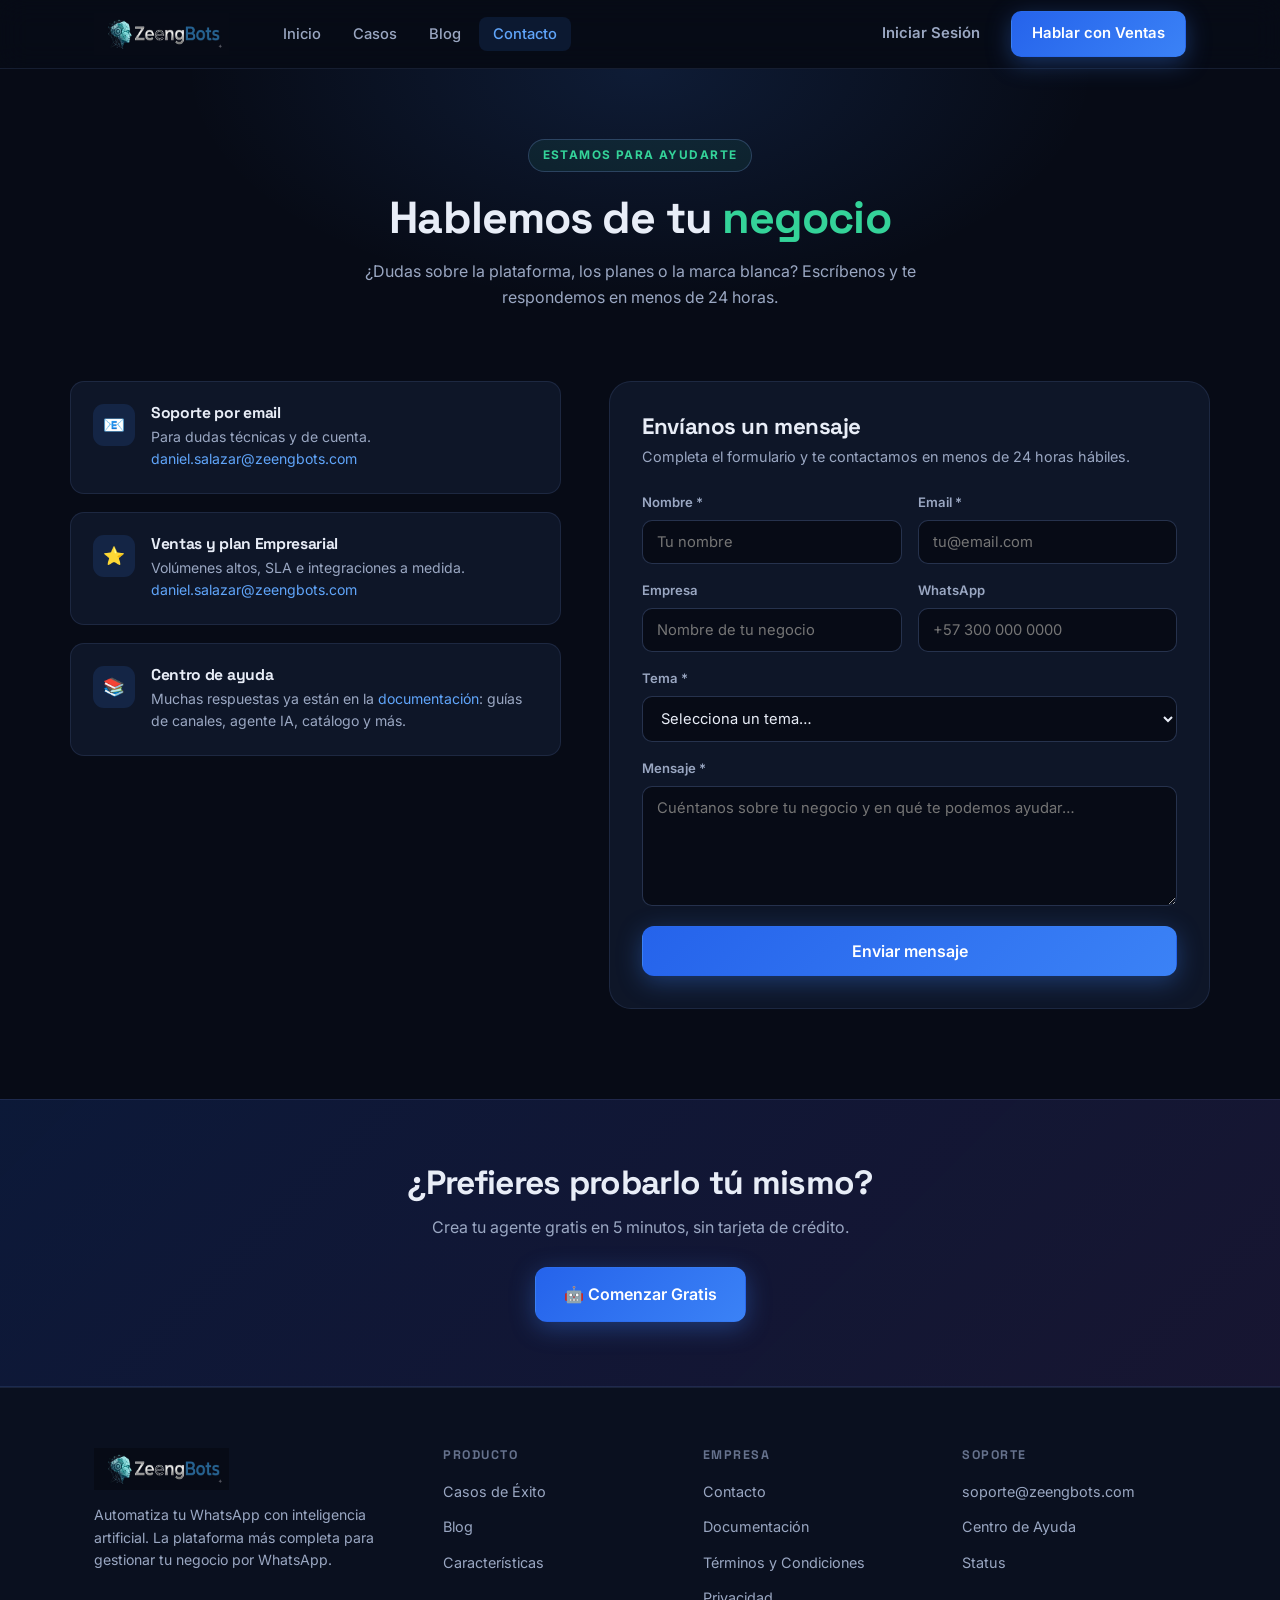
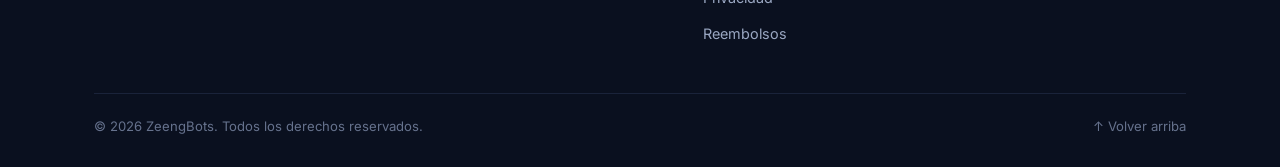
<file: site/contact.html>
<!DOCTYPE html>
<html lang="es">
<head>
<meta charset="UTF-8">
<meta name="viewport" content="width=device-width, initial-scale=1.0">
<title>Contacto — ZeengBots</title>
<meta name="description" content="Contacta al equipo de ZeengBots: soporte, ventas y alianzas. Respondemos 24/7.">
<link rel="preconnect" href="https://fonts.googleapis.com">
<link href="https://fonts.googleapis.com/css2?family=Inter:wght@400;500;600;700&family=Space+Grotesk:wght@500;600;700&display=swap" rel="stylesheet">
<link rel="stylesheet" href="styles.css">
</head>
<body>

<header class="site-header">
  <nav class="nav" id="nav">
    <a class="logo" href="index.html"><img src="logo.png" alt="ZeengBots"></a>
    <ul class="nav-links">
      <li><a href="index.html">Inicio</a></li>
      <li><a href="cases.html">Casos</a></li>
      <li><a href="blog.html">Blog</a></li>
      <li><a class="active" href="contact.html">Contacto</a></li>
    </ul>
    <div class="nav-actions">
      <a class="btn btn-ghost" href="https://app.zeengbot.com/login">Iniciar Sesión</a>
      <a class="btn btn-primary" href="https://wa.me/573103156661?text=Hola%20estoy%20interesado%20en%20mi%20agente">Hablar con Ventas</a>
      <button class="nav-toggle" aria-label="Abrir menú" onclick="document.getElementById('nav').classList.toggle('open')">☰</button>
    </div>
  </nav>
</header>

<section class="page-hero">
  <div class="container">
    <span class="eyebrow green">Estamos para ayudarte</span>
    <h1>Hablemos de tu <span class="accent-green">negocio</span></h1>
    <p>¿Dudas sobre la plataforma, los planes o la marca blanca? Escríbenos y te respondemos en menos de 24 horas.</p>
  </div>
</section>

<div class="container contact-layout">
  <div class="contact-info">
    <div class="info-card">
      <div class="ico">📧</div>
      <div>
        <h3>Soporte por email</h3>
        <p>Para dudas técnicas y de cuenta.<br><a href="mailto:daniel.salazar@zeengbots.com">daniel.salazar@zeengbots.com</a></p>
      </div>
    </div>
    <div class="info-card">
      <div class="ico">⭐</div>
      <div>
        <h3>Ventas y plan Empresarial</h3>
        <p>Volúmenes altos, SLA e integraciones a medida.<br><a href="mailto:daniel.salazar@zeengbots.com">daniel.salazar@zeengbots.com</a></p>
      </div>
    </div>
    <div class="info-card">
      <div class="ico">📚</div>
      <div>
        <h3>Centro de ayuda</h3>
        <p>Muchas respuestas ya están en la <a href="docs.html">documentación</a>: guías de canales, agente IA, catálogo y más.</p>
      </div>
    </div>
  </div>

  <form class="contact-form" id="contactForm">
    <h2>Envíanos un mensaje</h2>
    <p>Completa el formulario y te contactamos en menos de 24 horas hábiles.</p>
    <div class="f-grid">
      <div class="f-field">
        <label for="nombre">Nombre *</label>
        <input id="nombre" name="nombre" type="text" placeholder="Tu nombre" required>
      </div>
      <div class="f-field">
        <label for="email">Email *</label>
        <input id="email" name="email" type="email" placeholder="tu@email.com" required>
      </div>
      <div class="f-field">
        <label for="empresa">Empresa</label>
        <input id="empresa" name="empresa" type="text" placeholder="Nombre de tu negocio">
      </div>
      <div class="f-field">
        <label for="whatsapp">WhatsApp</label>
        <input id="whatsapp" name="whatsapp" type="tel" placeholder="+57 300 000 0000">
      </div>
      <div class="f-field full">
        <label for="tema">Tema *</label>
        <select id="tema" name="tema" required>
          <option value="">Selecciona un tema…</option>
          <option>Soporte técnico</option>
          <option>Planes y facturación</option>
          <option>Plan Empresarial</option>
          <option>Marca blanca / Agencias</option>
          <option>Otro</option>
        </select>
      </div>
      <div class="f-field full">
        <label for="mensaje">Mensaje *</label>
        <textarea id="mensaje" name="mensaje" placeholder="Cuéntanos sobre tu negocio y en qué te podemos ayudar…" required></textarea>
      </div>
    </div>
    <button class="btn btn-primary btn-lg" type="submit" style="width:100%; margin-top:20px;">Enviar mensaje</button>
    <div class="form-ok" id="formOk">✓ ¡Mensaje enviado! Te responderemos en menos de 24 horas hábiles.</div>
  </form>
</div>

<section class="cta-band">
  <div class="container">
    <h2>¿Prefieres probarlo tú mismo?</h2>
    <p class="sub">Crea tu agente gratis en 5 minutos, sin tarjeta de crédito.</p>
    <a class="btn btn-primary btn-lg" href="#">🤖 Comenzar Gratis</a>
  </div>
</section>

<footer class="site-footer">
  <div class="container">
    <div class="footer-grid">
      <div class="about">
        <a class="logo" href="index.html"><img src="logo.png" alt="ZeengBots"></a>
        <p>Automatiza tu WhatsApp con inteligencia artificial. La plataforma más completa para gestionar tu negocio por WhatsApp.</p>
      </div>
      <div>
        <h4>Producto</h4>
        <ul>
          <li><a href="cases.html">Casos de Éxito</a></li>
          <li><a href="blog.html">Blog</a></li>
          <li><a href="docs.html">Características</a></li>
        </ul>
      </div>
      <div>
        <h4>Empresa</h4>
        <ul>
          <li><a href="contact.html">Contacto</a></li>
          <li><a href="docs.html">Documentación</a></li>
          <li><a href="#">Términos y Condiciones</a></li>
          <li><a href="#">Privacidad</a></li>
          <li><a href="#">Reembolsos</a></li>
        </ul>
      </div>
      <div>
        <h4>Soporte</h4>
        <ul>
          <li><a href="mailto:soporte@zeengbots.com">soporte@zeengbots.com</a></li>
          <li><a href="docs.html">Centro de Ayuda</a></li>
          <li><a href="#">Status</a></li>
        </ul>
      </div>
    </div>
    <div class="footer-bottom">
      <span>© 2026 ZeengBots. Todos los derechos reservados.</span>
      <a class="to-top" href="#" onclick="window.scrollTo({top:0,behavior:'smooth'});return false;">↑ Volver arriba</a>
    </div>
  </div>
</footer>

<script>
document.getElementById('contactForm').addEventListener('submit', function(e){
  e.preventDefault();
  // Aquí conecta tu backend o servicio de formularios (Formspree, tu API, etc.)
  document.getElementById('formOk').classList.add('show');
  this.reset();
});
</script>
</body>
</html>
</file>
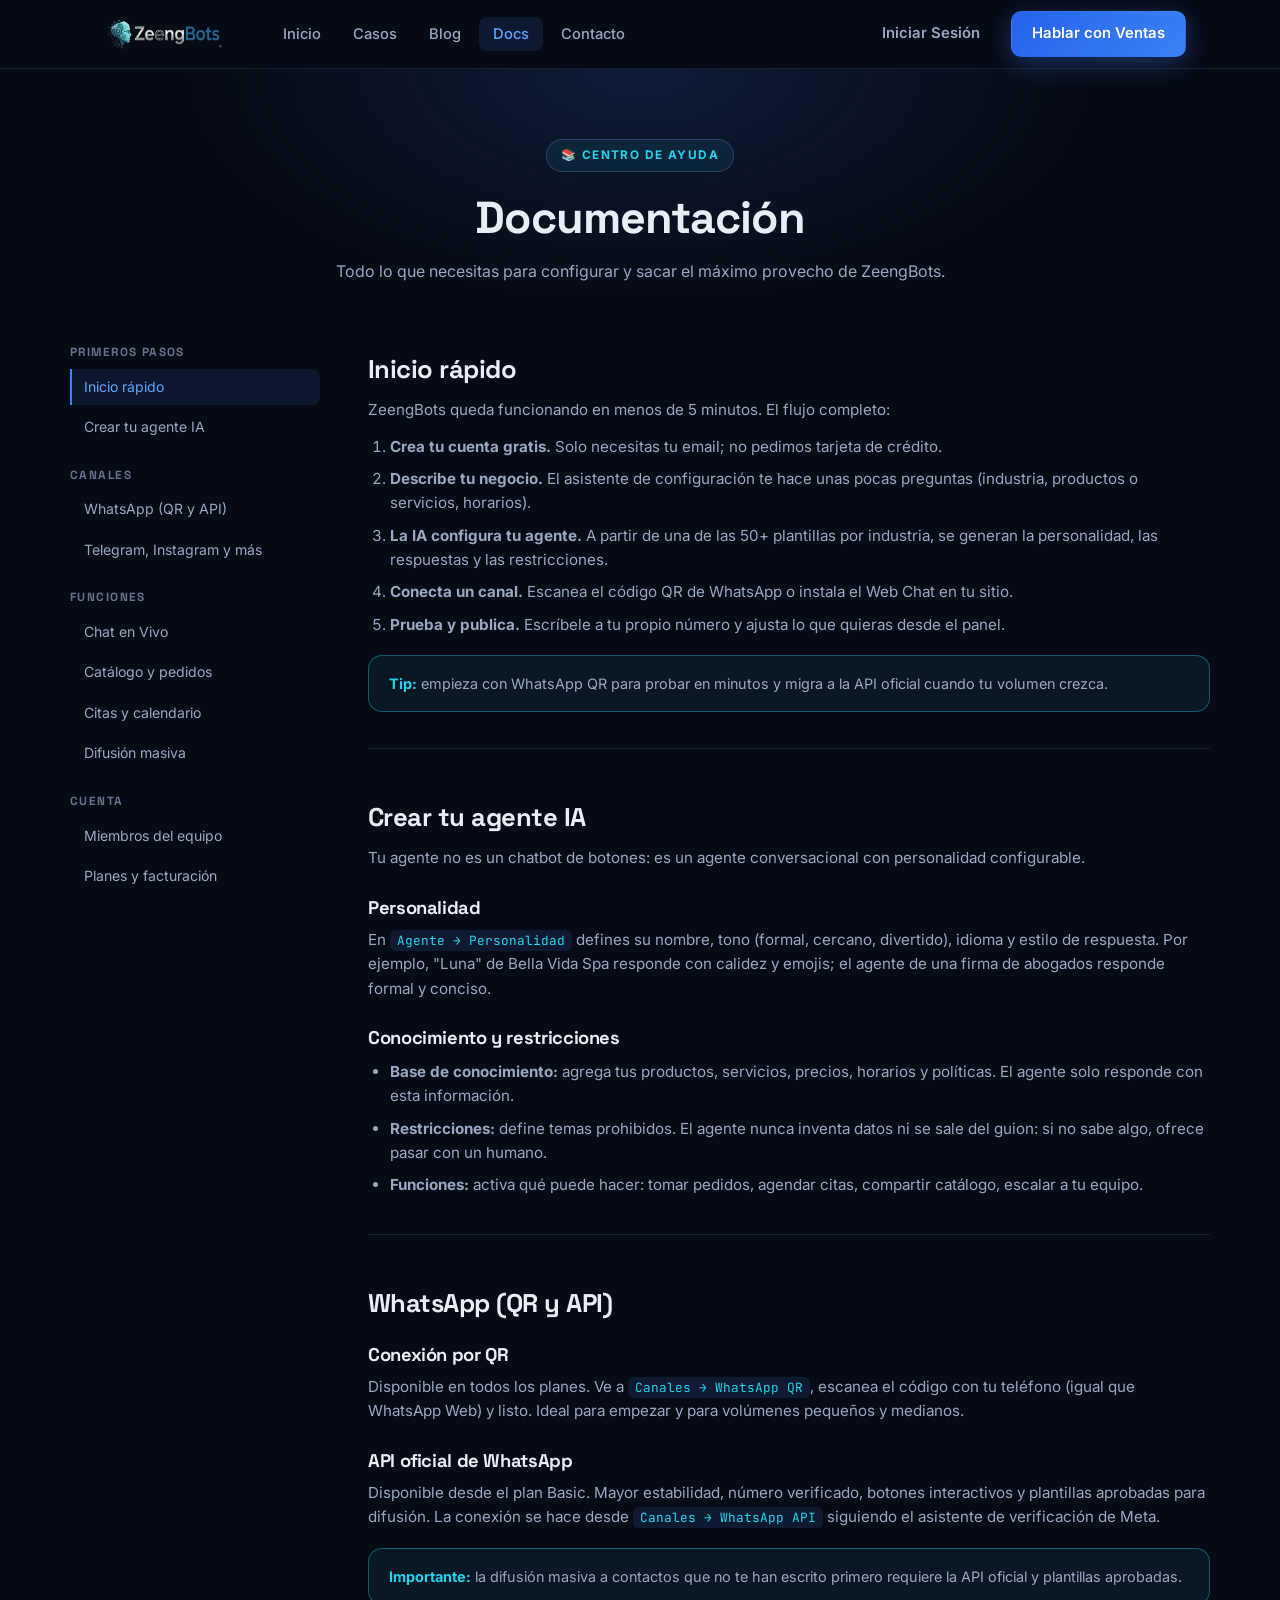
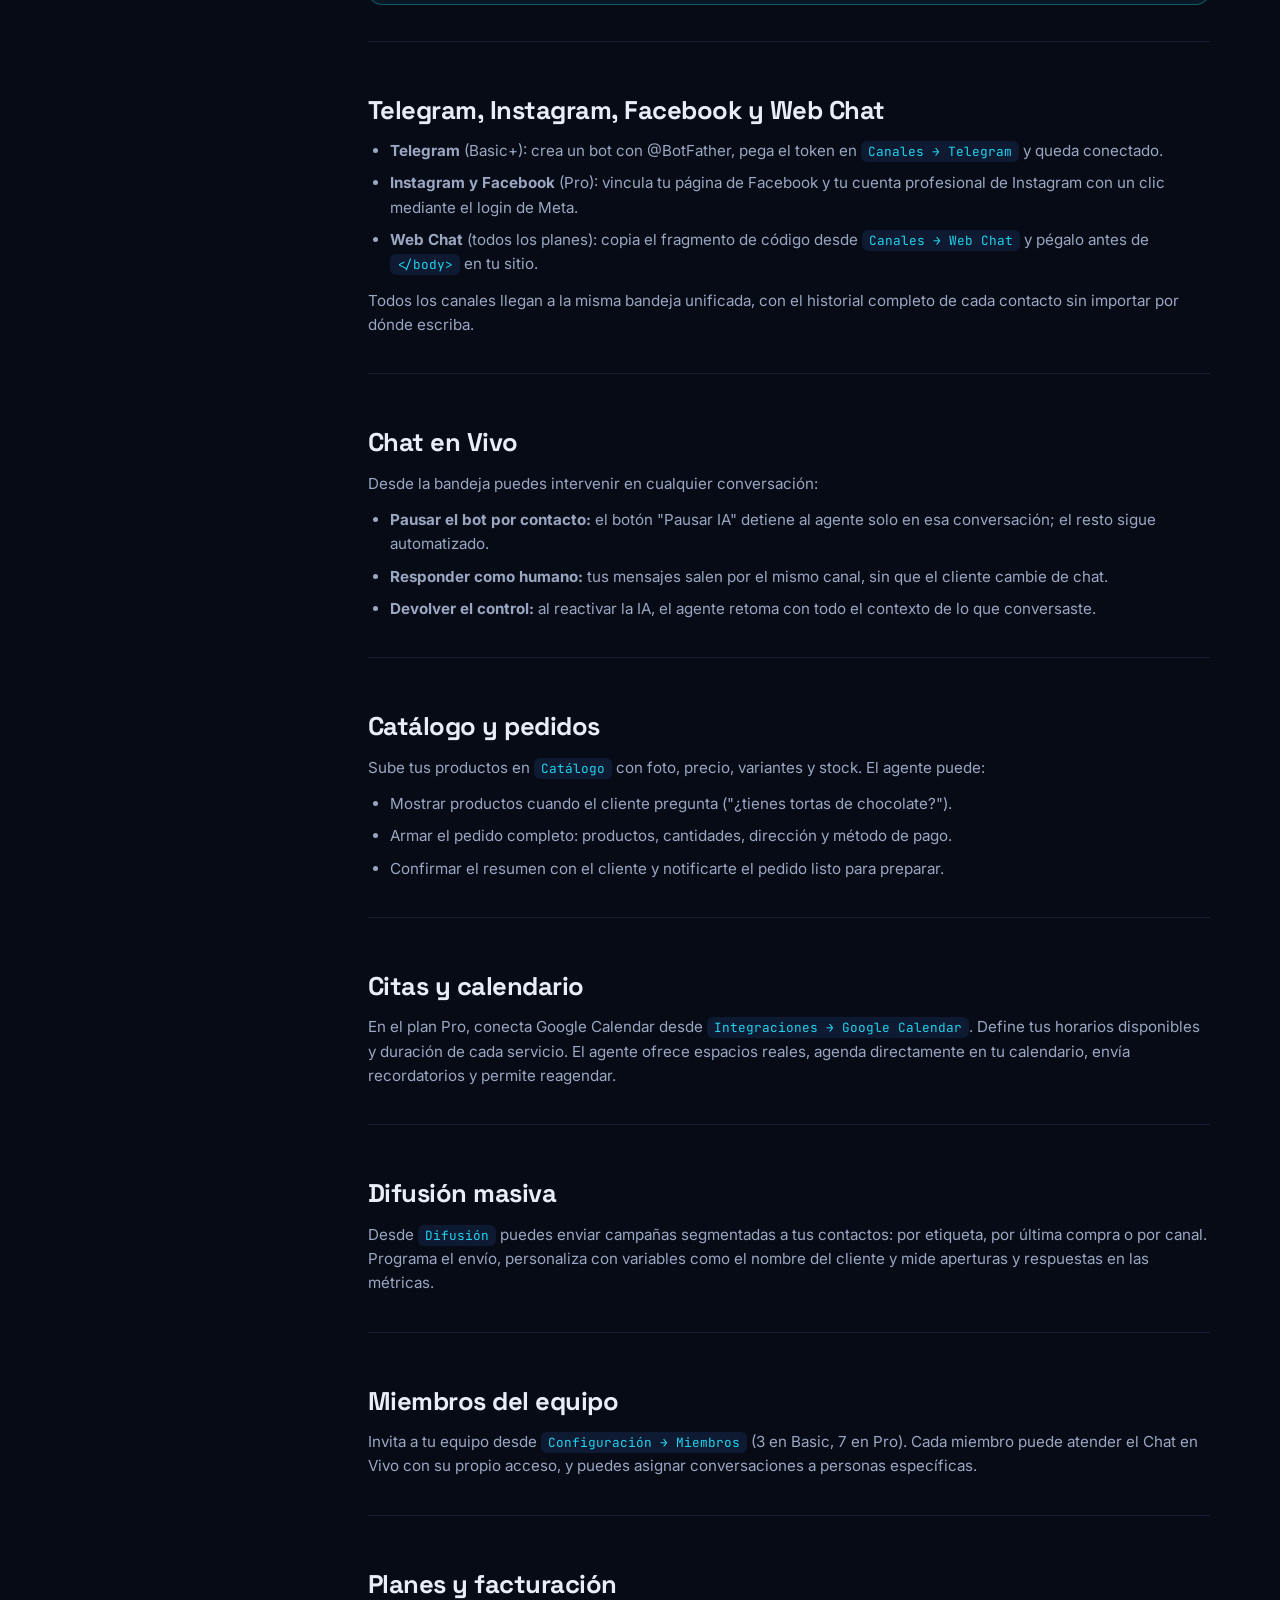
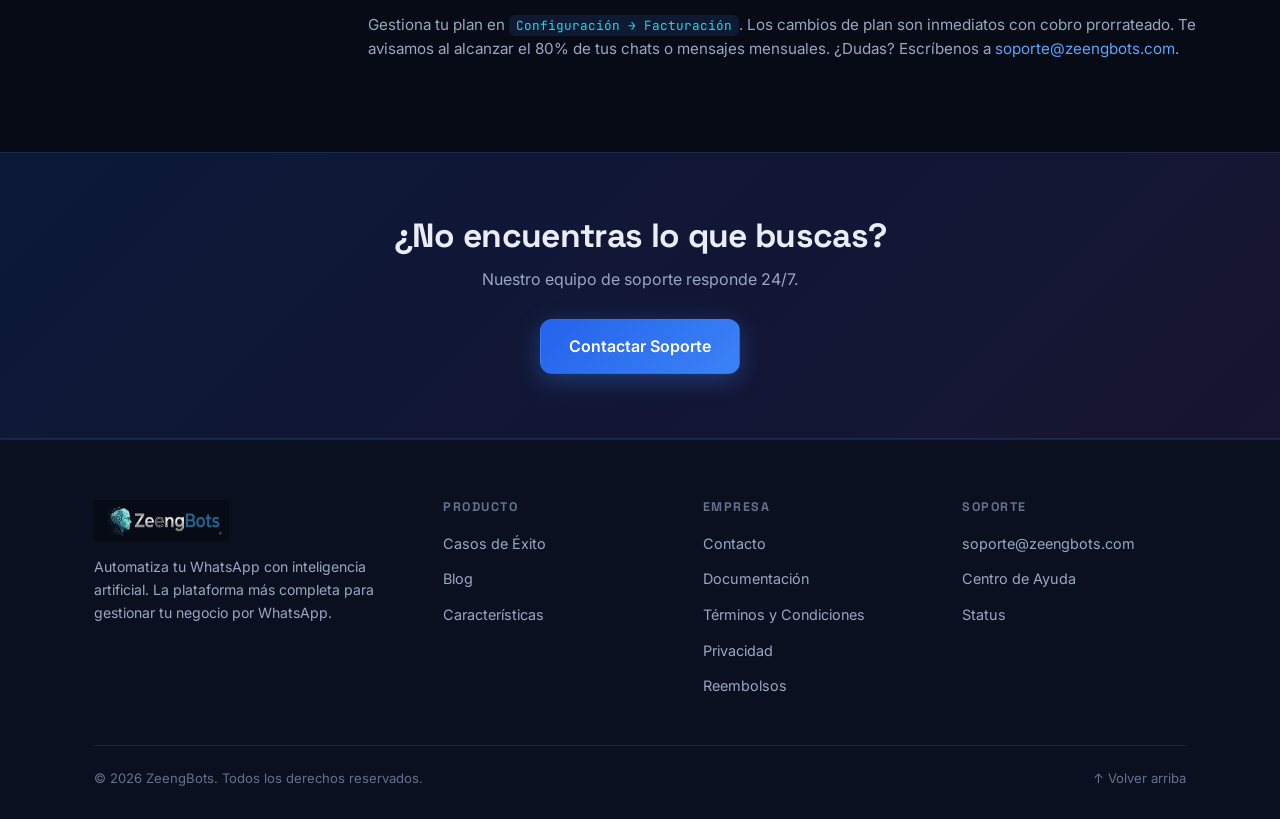
<file: site/docs.html>
<!DOCTYPE html>
<html lang="es">
<head>
<meta charset="UTF-8">
<meta name="viewport" content="width=device-width, initial-scale=1.0">
<title>Documentación — ZeengBots</title>
<meta name="description" content="Centro de ayuda y documentación de ZeengBots: primeros pasos, canales, agente IA, catálogo y más.">
<link rel="preconnect" href="https://fonts.googleapis.com">
<link href="https://fonts.googleapis.com/css2?family=Inter:wght@400;500;600;700&family=Space+Grotesk:wght@500;600;700&family=JetBrains+Mono:wght@400;500&display=swap" rel="stylesheet">
<link rel="stylesheet" href="styles.css">
</head>
<body>

<header class="site-header">
  <nav class="nav" id="nav">
    <a class="logo" href="index.html"><img src="logo.png" alt="ZeengBots"></a>
    <ul class="nav-links">
      <li><a href="index.html">Inicio</a></li>
      <li><a href="cases.html">Casos</a></li>
      <li><a href="blog.html">Blog</a></li>
      <li><a class="active" href="docs.html">Docs</a></li>
      <li><a href="contact.html">Contacto</a></li>
    </ul>
    <div class="nav-actions">
      <a class="btn btn-ghost" href="https://app.zeengbot.com/login">Iniciar Sesión</a>
      <a class="btn btn-primary" href="https://wa.me/573103156661?text=Hola%20estoy%20interesado%20en%20mi%20agente">Hablar con Ventas</a>
      <button class="nav-toggle" aria-label="Abrir menú" onclick="document.getElementById('nav').classList.toggle('open')">☰</button>
    </div>
  </nav>
</header>

<section class="page-hero" style="padding-bottom:10px;">
  <div class="container">
    <span class="eyebrow cyan" style="color:var(--cyan); background:rgba(34,211,238,0.08);">📚 Centro de ayuda</span>
    <h1>Documentación</h1>
    <p>Todo lo que necesitas para configurar y sacar el máximo provecho de ZeengBots.</p>
  </div>
</section>

<div class="container docs-layout">
  <aside class="docs-side">
    <h4>Primeros pasos</h4>
    <ul>
      <li><a class="on" href="#inicio-rapido">Inicio rápido</a></li>
      <li><a href="#crear-agente">Crear tu agente IA</a></li>
    </ul>
    <h4>Canales</h4>
    <ul>
      <li><a href="#whatsapp">WhatsApp (QR y API)</a></li>
      <li><a href="#otros-canales">Telegram, Instagram y más</a></li>
    </ul>
    <h4>Funciones</h4>
    <ul>
      <li><a href="#chat-en-vivo">Chat en Vivo</a></li>
      <li><a href="#catalogo">Catálogo y pedidos</a></li>
      <li><a href="#citas">Citas y calendario</a></li>
      <li><a href="#difusion">Difusión masiva</a></li>
    </ul>
    <h4>Cuenta</h4>
    <ul>
      <li><a href="#equipo">Miembros del equipo</a></li>
      <li><a href="#facturacion">Planes y facturación</a></li>
    </ul>
  </aside>

  <main class="docs-main">
    <h2 id="inicio-rapido">Inicio rápido</h2>
    <p>ZeengBots queda funcionando en menos de 5 minutos. El flujo completo:</p>
    <ol>
      <li><strong>Crea tu cuenta gratis.</strong> Solo necesitas tu email; no pedimos tarjeta de crédito.</li>
      <li><strong>Describe tu negocio.</strong> El asistente de configuración te hace unas pocas preguntas (industria, productos o servicios, horarios).</li>
      <li><strong>La IA configura tu agente.</strong> A partir de una de las 50+ plantillas por industria, se generan la personalidad, las respuestas y las restricciones.</li>
      <li><strong>Conecta un canal.</strong> Escanea el código QR de WhatsApp o instala el Web Chat en tu sitio.</li>
      <li><strong>Prueba y publica.</strong> Escríbele a tu propio número y ajusta lo que quieras desde el panel.</li>
    </ol>
    <div class="callout"><b>Tip:</b> empieza con WhatsApp QR para probar en minutos y migra a la API oficial cuando tu volumen crezca.</div>

    <hr class="docs-divider">

    <h2 id="crear-agente">Crear tu agente IA</h2>
    <p>Tu agente no es un chatbot de botones: es un agente conversacional con personalidad configurable.</p>
    <h3>Personalidad</h3>
    <p>En <code>Agente → Personalidad</code> defines su nombre, tono (formal, cercano, divertido), idioma y estilo de respuesta. Por ejemplo, "Luna" de Bella Vida Spa responde con calidez y emojis; el agente de una firma de abogados responde formal y conciso.</p>
    <h3>Conocimiento y restricciones</h3>
    <ul>
      <li><strong>Base de conocimiento:</strong> agrega tus productos, servicios, precios, horarios y políticas. El agente solo responde con esta información.</li>
      <li><strong>Restricciones:</strong> define temas prohibidos. El agente nunca inventa datos ni se sale del guion: si no sabe algo, ofrece pasar con un humano.</li>
      <li><strong>Funciones:</strong> activa qué puede hacer: tomar pedidos, agendar citas, compartir catálogo, escalar a tu equipo.</li>
    </ul>

    <hr class="docs-divider">

    <h2 id="whatsapp">WhatsApp (QR y API)</h2>
    <h3>Conexión por QR</h3>
    <p>Disponible en todos los planes. Ve a <code>Canales → WhatsApp QR</code>, escanea el código con tu teléfono (igual que WhatsApp Web) y listo. Ideal para empezar y para volúmenes pequeños y medianos.</p>
    <h3>API oficial de WhatsApp</h3>
    <p>Disponible desde el plan Basic. Mayor estabilidad, número verificado, botones interactivos y plantillas aprobadas para difusión. La conexión se hace desde <code>Canales → WhatsApp API</code> siguiendo el asistente de verificación de Meta.</p>
    <div class="callout"><b>Importante:</b> la difusión masiva a contactos que no te han escrito primero requiere la API oficial y plantillas aprobadas.</div>

    <hr class="docs-divider">

    <h2 id="otros-canales">Telegram, Instagram, Facebook y Web Chat</h2>
    <ul>
      <li><strong>Telegram</strong> (Basic+): crea un bot con @BotFather, pega el token en <code>Canales → Telegram</code> y queda conectado.</li>
      <li><strong>Instagram y Facebook</strong> (Pro): vincula tu página de Facebook y tu cuenta profesional de Instagram con un clic mediante el login de Meta.</li>
      <li><strong>Web Chat</strong> (todos los planes): copia el fragmento de código desde <code>Canales → Web Chat</code> y pégalo antes de <code>&lt;/body&gt;</code> en tu sitio.</li>
    </ul>
    <p>Todos los canales llegan a la misma bandeja unificada, con el historial completo de cada contacto sin importar por dónde escriba.</p>

    <hr class="docs-divider">

    <h2 id="chat-en-vivo">Chat en Vivo</h2>
    <p>Desde la bandeja puedes intervenir en cualquier conversación:</p>
    <ul>
      <li><strong>Pausar el bot por contacto:</strong> el botón "Pausar IA" detiene al agente solo en esa conversación; el resto sigue automatizado.</li>
      <li><strong>Responder como humano:</strong> tus mensajes salen por el mismo canal, sin que el cliente cambie de chat.</li>
      <li><strong>Devolver el control:</strong> al reactivar la IA, el agente retoma con todo el contexto de lo que conversaste.</li>
    </ul>

    <hr class="docs-divider">

    <h2 id="catalogo">Catálogo y pedidos</h2>
    <p>Sube tus productos en <code>Catálogo</code> con foto, precio, variantes y stock. El agente puede:</p>
    <ul>
      <li>Mostrar productos cuando el cliente pregunta ("¿tienes tortas de chocolate?").</li>
      <li>Armar el pedido completo: productos, cantidades, dirección y método de pago.</li>
      <li>Confirmar el resumen con el cliente y notificarte el pedido listo para preparar.</li>
    </ul>

    <hr class="docs-divider">

    <h2 id="citas">Citas y calendario</h2>
    <p>En el plan Pro, conecta Google Calendar desde <code>Integraciones → Google Calendar</code>. Define tus horarios disponibles y duración de cada servicio. El agente ofrece espacios reales, agenda directamente en tu calendario, envía recordatorios y permite reagendar.</p>

    <hr class="docs-divider">

    <h2 id="difusion">Difusión masiva</h2>
    <p>Desde <code>Difusión</code> puedes enviar campañas segmentadas a tus contactos: por etiqueta, por última compra o por canal. Programa el envío, personaliza con variables como el nombre del cliente y mide aperturas y respuestas en las métricas.</p>

    <hr class="docs-divider">

    <h2 id="equipo">Miembros del equipo</h2>
    <p>Invita a tu equipo desde <code>Configuración → Miembros</code> (3 en Basic, 7 en Pro). Cada miembro puede atender el Chat en Vivo con su propio acceso, y puedes asignar conversaciones a personas específicas.</p>

    <hr class="docs-divider">

    <h2 id="facturacion">Planes y facturación</h2>
    <p>Gestiona tu plan en <code>Configuración → Facturación</code>. Los cambios de plan son inmediatos con cobro prorrateado. Te avisamos al alcanzar el 80% de tus chats o mensajes mensuales. ¿Dudas? Escríbenos a <a href="mailto:soporte@zeengbots.com" style="color:var(--blue-soft);">soporte@zeengbots.com</a>.</p>
  </main>
</div>

<section class="cta-band">
  <div class="container">
    <h2>¿No encuentras lo que buscas?</h2>
    <p class="sub">Nuestro equipo de soporte responde 24/7.</p>
    <a class="btn btn-primary btn-lg" href="contact.html">Contactar Soporte</a>
  </div>
</section>

<footer class="site-footer">
  <div class="container">
    <div class="footer-grid">
      <div class="about">
        <a class="logo" href="index.html"><img src="logo.png" alt="ZeengBots"></a>
        <p>Automatiza tu WhatsApp con inteligencia artificial. La plataforma más completa para gestionar tu negocio por WhatsApp.</p>
      </div>
      <div>
        <h4>Producto</h4>
        <ul>
          <li><a href="cases.html">Casos de Éxito</a></li>
          <li><a href="blog.html">Blog</a></li>
          <li><a href="docs.html">Características</a></li>
        </ul>
      </div>
      <div>
        <h4>Empresa</h4>
        <ul>
          <li><a href="contact.html">Contacto</a></li>
          <li><a href="docs.html">Documentación</a></li>
          <li><a href="#">Términos y Condiciones</a></li>
          <li><a href="#">Privacidad</a></li>
          <li><a href="#">Reembolsos</a></li>
        </ul>
      </div>
      <div>
        <h4>Soporte</h4>
        <ul>
          <li><a href="mailto:soporte@zeengbots.com">soporte@zeengbots.com</a></li>
          <li><a href="docs.html">Centro de Ayuda</a></li>
          <li><a href="#">Status</a></li>
        </ul>
      </div>
    </div>
    <div class="footer-bottom">
      <span>© 2026 ZeengBots. Todos los derechos reservados.</span>
      <a class="to-top" href="#" onclick="window.scrollTo({top:0,behavior:'smooth'});return false;">↑ Volver arriba</a>
    </div>
  </div>
</footer>

<script>
// Resaltar sección activa del sidebar al hacer clic
document.querySelectorAll('.docs-side a').forEach(a => {
  a.addEventListener('click', () => {
    document.querySelectorAll('.docs-side a').forEach(x => x.classList.remove('on'));
    a.classList.add('on');
  });
});
</script>
</body>
</html>
</file>
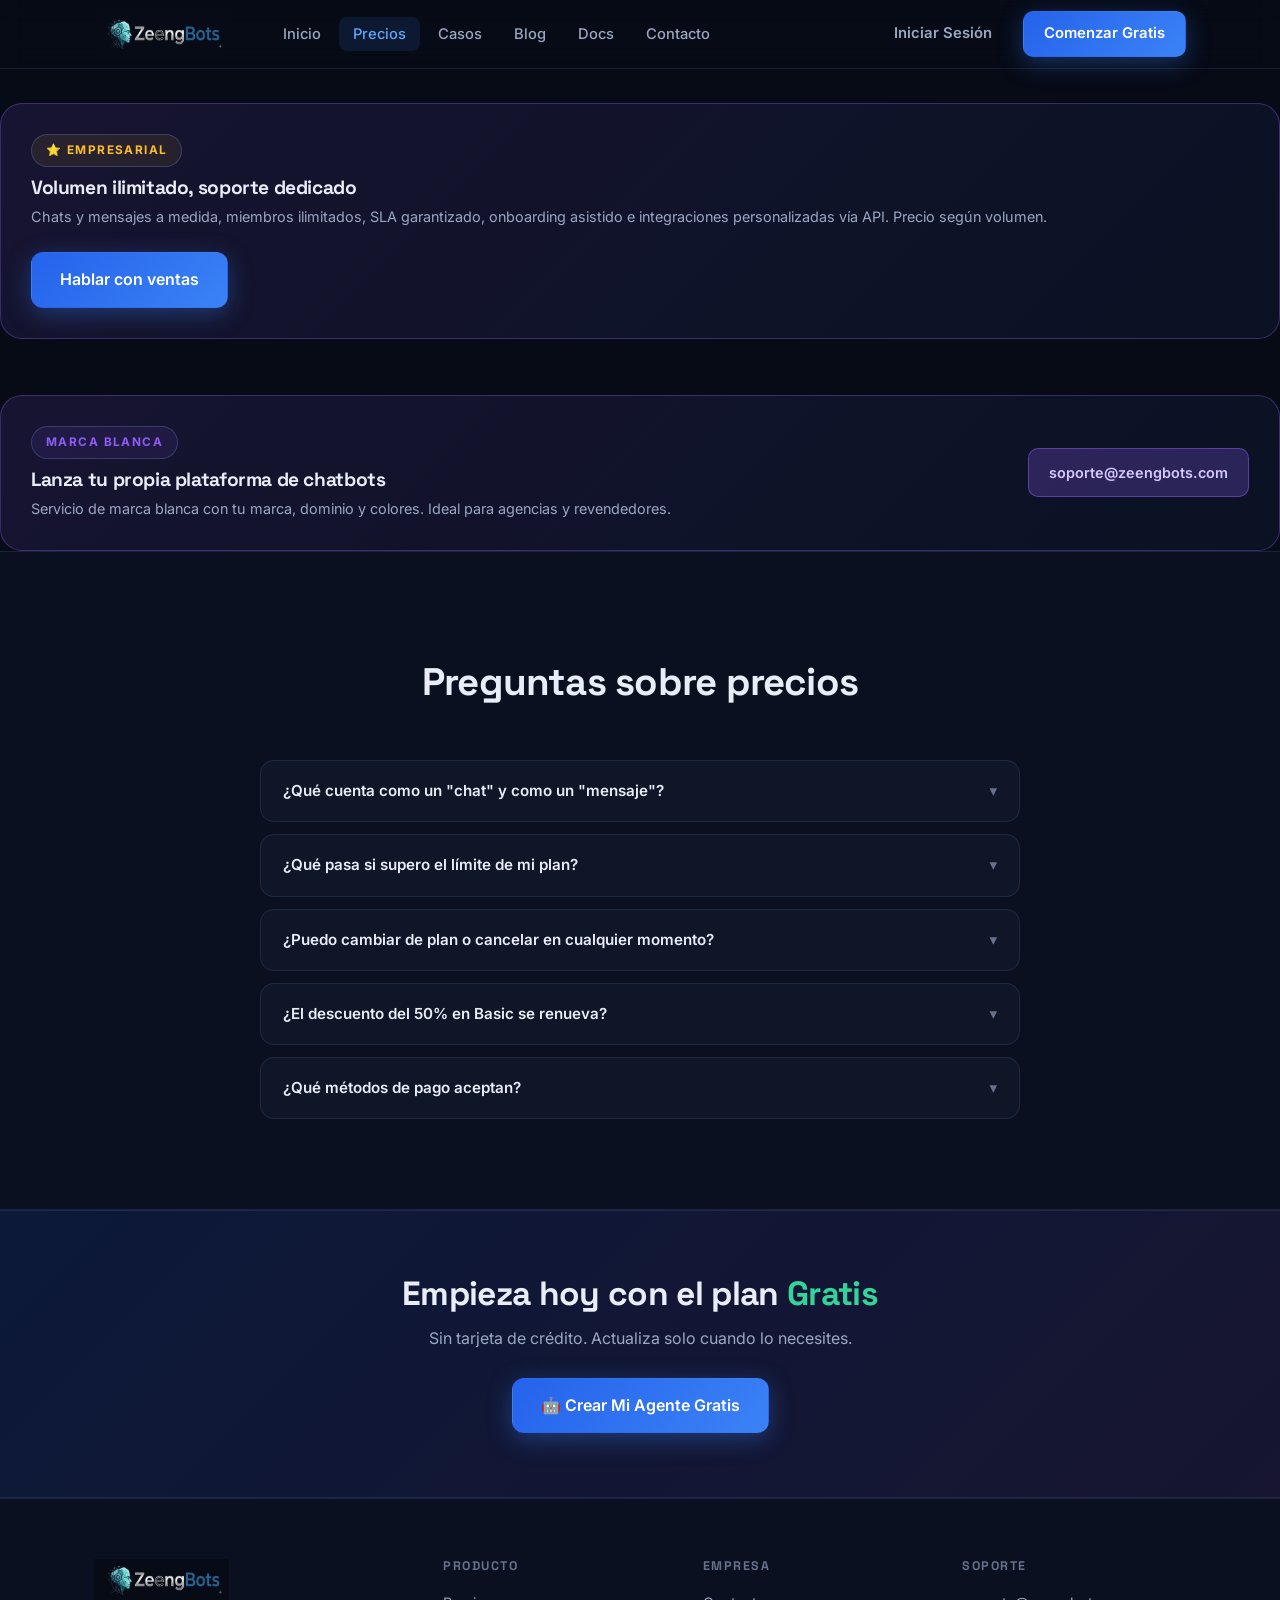
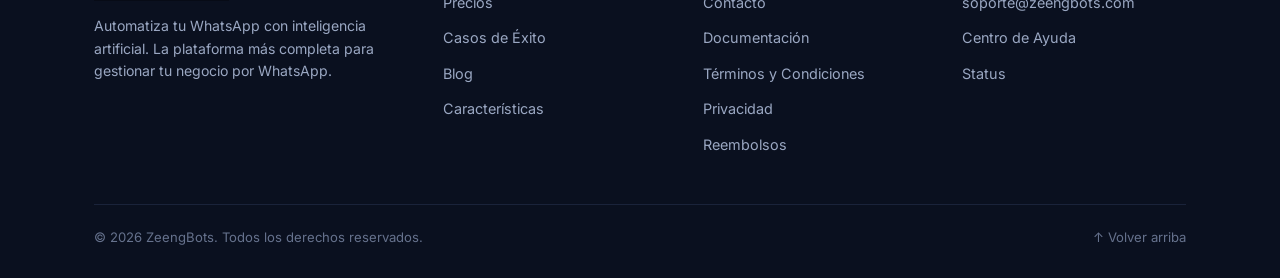
<file: site/pricing.html>
<!DOCTYPE html>
<html lang="es">
<head>
<meta charset="UTF-8">
<meta name="viewport" content="width=device-width, initial-scale=1.0">
<title>Precios — ZeengBots</title>
<meta name="description" content="Planes de ZeengBots: Gratis, Basic, Pro y Empresarial. Comienza gratis y escala sin límites.">
<link rel="preconnect" href="https://fonts.googleapis.com">
<link href="https://fonts.googleapis.com/css2?family=Inter:wght@400;500;600;700&family=Space+Grotesk:wght@500;600;700&display=swap" rel="stylesheet">
<link rel="stylesheet" href="styles.css">
</head>
<body>

<header class="site-header">
  <nav class="nav" id="nav">
    <a class="logo" href="index.html"><img src="logo.png" alt="ZeengBots"></a>
    <ul class="nav-links">
      <li><a href="index.html">Inicio</a></li>
      <li><a class="active" href="pricing.html">Precios</a></li>
      <li><a href="cases.html">Casos</a></li>
      <li><a href="blog.html">Blog</a></li>
      <li><a href="docs.html">Docs</a></li>
      <li><a href="contact.html">Contacto</a></li>
    </ul>
    <div class="nav-actions">
      <a class="btn btn-ghost" href="#">Iniciar Sesión</a>
      <a class="btn btn-primary" href="#">Comenzar Gratis</a>
      <button class="nav-toggle" aria-label="Abrir menú" onclick="document.getElementById('nav').classList.toggle('open')">☰</button>
    </div>
  </nav>
</header>

    <!-- Empresarial -->
    <div class="whitelabel" style="margin-top:34px;">
      <div>
        <span class="eyebrow orange">⭐ Empresarial</span>
        <h3>Volumen ilimitado, soporte dedicado</h3>
        <p>Chats y mensajes a medida, miembros ilimitados, SLA garantizado, onboarding asistido e integraciones personalizadas vía API. Precio según volumen.</p>
      </div>
      <a class="btn btn-primary btn-lg" href="contact.html">Hablar con ventas</a>
    </div>

    <div class="whitelabel">
      <div>
        <span class="eyebrow violet">Marca Blanca</span>
        <h3>Lanza tu propia plataforma de chatbots</h3>
        <p>Servicio de marca blanca con tu marca, dominio y colores. Ideal para agencias y revendedores.</p>
      </div>
      <a class="mail" href="mailto:soporte@zeengbots.com">soporte@zeengbots.com</a>
    </div>
  </div>
</section>

<!-- FAQ de precios -->
<section class="section section-alt">
  <div class="container">
    <div class="section-head"><h2>Preguntas sobre precios</h2></div>
    <div class="faq">
      <details class="faq-item">
        <summary>¿Qué cuenta como un "chat" y como un "mensaje"?</summary>
        <div class="ans">Un chat es una conversación con un contacto dentro del mes. Un mensaje es cada respuesta generada por la IA. Los mensajes que tú envías manualmente desde el Chat en Vivo no consumen tu límite.</div>
      </details>
      <details class="faq-item">
        <summary>¿Qué pasa si supero el límite de mi plan?</summary>
        <div class="ans">Te avisamos al llegar al 80% del consumo. Puedes subir de plan en un clic o comprar paquetes adicionales de mensajes sin cambiar de plan.</div>
      </details>
      <details class="faq-item">
        <summary>¿Puedo cambiar de plan o cancelar en cualquier momento?</summary>
        <div class="ans">Sí. Los cambios de plan se aplican de inmediato con cobro prorrateado. Puedes cancelar cuando quieras desde tu panel y conservas el acceso hasta el final del periodo pagado.</div>
      </details>
      <details class="faq-item">
        <summary>¿El descuento del 50% en Basic se renueva?</summary>
        <div class="ans">El descuento aplica durante tus primeros 3 meses. Después, el plan continúa al precio regular de $9.99/mes. Te avisamos antes del cambio.</div>
      </details>
      <details class="faq-item">
        <summary>¿Qué métodos de pago aceptan?</summary>
        <div class="ans">Tarjetas de crédito y débito (Visa, Mastercard, Amex). Para planes Empresariales también aceptamos transferencia bancaria y facturación.</div>
      </details>
    </div>
  </div>
</section>

<section class="cta-band">
  <div class="container">
    <h2>Empieza hoy con el plan <span class="accent-green">Gratis</span></h2>
    <p class="sub">Sin tarjeta de crédito. Actualiza solo cuando lo necesites.</p>
    <a class="btn btn-primary btn-lg" href="#">🤖 Crear Mi Agente Gratis</a>
  </div>
</section>

<footer class="site-footer">
  <div class="container">
    <div class="footer-grid">
      <div class="about">
        <a class="logo" href="index.html"><img src="logo.png" alt="ZeengBots"></a>
        <p>Automatiza tu WhatsApp con inteligencia artificial. La plataforma más completa para gestionar tu negocio por WhatsApp.</p>
      </div>
      <div>
        <h4>Producto</h4>
        <ul>
          <li><a href="pricing.html">Precios</a></li>
          <li><a href="cases.html">Casos de Éxito</a></li>
          <li><a href="blog.html">Blog</a></li>
          <li><a href="docs.html">Características</a></li>
        </ul>
      </div>
      <div>
        <h4>Empresa</h4>
        <ul>
          <li><a href="contact.html">Contacto</a></li>
          <li><a href="docs.html">Documentación</a></li>
          <li><a href="#">Términos y Condiciones</a></li>
          <li><a href="#">Privacidad</a></li>
          <li><a href="#">Reembolsos</a></li>
        </ul>
      </div>
      <div>
        <h4>Soporte</h4>
        <ul>
          <li><a href="mailto:soporte@zeengbots.com">soporte@zeengbots.com</a></li>
          <li><a href="docs.html">Centro de Ayuda</a></li>
          <li><a href="#">Status</a></li>
        </ul>
      </div>
    </div>
    <div class="footer-bottom">
      <span>© 2026 ZeengBots. Todos los derechos reservados.</span>
      <a class="to-top" href="#" onclick="window.scrollTo({top:0,behavior:'smooth'});return false;">↑ Volver arriba</a>
    </div>
  </div>
</footer>

</body>
</html>
</file>
<file: site/styles.css>
/* ============================================
   ZeengBots — Hoja de estilos global
   ============================================ */
:root {
  --bg: #070b16;
  --bg-soft: #0a101f;
  --bg-card: #0e1628;
  --bg-card-2: #111b31;
  --border: rgba(120, 150, 220, 0.14);
  --border-strong: rgba(120, 150, 220, 0.28);
  --text: #e8edf7;
  --text-soft: #9aa7c2;
  --text-dim: #66728d;
  --blue: #3b82f6;
  --blue-soft: #60a5fa;
  --cyan: #22d3ee;
  --green: #34d399;
  --orange: #fbbf24;
  --pink: #f472b6;
  --violet: #8b5cf6;
  --radius: 14px;
  --radius-lg: 22px;
  --maxw: 1140px;
  --font-display: "Space Grotesk", "Inter", system-ui, sans-serif;
  --font-body: "Inter", system-ui, -apple-system, sans-serif;
}

* { margin: 0; padding: 0; box-sizing: border-box; }
html { scroll-behavior: smooth; }
@media (prefers-reduced-motion: reduce) {
  html { scroll-behavior: auto; }
  *, *::before, *::after { animation: none !important; transition: none !important; }
}

body {
  font-family: var(--font-body);
  background: var(--bg);
  color: var(--text);
  line-height: 1.6;
  -webkit-font-smoothing: antialiased;
}

a { color: inherit; text-decoration: none; }
img { max-width: 100%; display: block; }
.container { max-width: var(--maxw); margin: 0 auto; padding: 0 24px; }

h1, h2, h3, h4 { font-family: var(--font-display); line-height: 1.15; letter-spacing: -0.02em; }

.accent-blue { color: var(--blue-soft); }
.accent-green { color: var(--green); }
.accent-orange { color: var(--orange); }
.accent-cyan { color: var(--cyan); }

/* ---------- Header ---------- */
.site-header {
  position: sticky; top: 0; z-index: 100;
  background: rgba(7, 11, 22, 0.82);
  backdrop-filter: blur(14px);
  border-bottom: 1px solid var(--border);
}
.nav {
  display: flex; align-items: center; gap: 28px;
  height: 68px; max-width: var(--maxw); margin: 0 auto; padding: 0 24px;
}
.logo {
  display: flex; align-items: center; gap: 10px;
  font-family: var(--font-display); font-weight: 700; font-size: 1.25rem;
}
.logo .logo-mark {
  width: 34px; height: 34px; border-radius: 9px;
  background: linear-gradient(135deg, var(--green), var(--cyan));
  display: grid; place-items: center;
  color: #06281e; font-size: 1rem; font-weight: 800;
}
.logo span b { color: var(--green); font-weight: 700; }

.nav-links { display: flex; gap: 4px; list-style: none; margin-left: 12px; }
.nav-links a {
  padding: 8px 14px; border-radius: 8px;
  color: var(--text-soft); font-size: 0.92rem; font-weight: 500;
  transition: color .15s, background .15s;
}
.nav-links a:hover { color: var(--text); background: rgba(255,255,255,0.05); }
.nav-links a.active { color: var(--blue-soft); background: rgba(59,130,246,0.12); }

.nav-actions { margin-left: auto; display: flex; align-items: center; gap: 10px; }
.btn {
  display: inline-flex; align-items: center; justify-content: center; gap: 8px;
  padding: 10px 20px; border-radius: 10px;
  font-weight: 600; font-size: 0.93rem; font-family: var(--font-body);
  border: 1px solid transparent; cursor: pointer;
  transition: transform .15s, box-shadow .15s, background .15s, border-color .15s;
}
.btn:focus-visible { outline: 2px solid var(--cyan); outline-offset: 2px; }
.btn-primary {
  background: linear-gradient(135deg, #2563eb, #3b82f6);
  color: #fff; box-shadow: 0 6px 24px rgba(59,130,246,0.35);
}
.btn-primary:hover { transform: translateY(-1px); box-shadow: 0 10px 30px rgba(59,130,246,0.5); }
.btn-ghost { color: var(--text-soft); }
.btn-ghost:hover { color: var(--text); }
.btn-outline {
  border-color: var(--border-strong); color: var(--text); background: rgba(255,255,255,0.03);
}
.btn-outline:hover { border-color: var(--blue); background: rgba(59,130,246,0.1); }
.btn-lg { padding: 14px 28px; font-size: 1rem; border-radius: 12px; }

.nav-toggle { display: none; background: none; border: 0; color: var(--text); font-size: 1.6rem; cursor: pointer; }

/* ---------- Hero ---------- */
.hero {
  position: relative; overflow: hidden;
  padding: 90px 0 70px;
  background:
    radial-gradient(900px 500px at 75% 10%, rgba(59,130,246,0.16), transparent 60%),
    radial-gradient(700px 400px at 15% 80%, rgba(139,92,246,0.10), transparent 60%),
    var(--bg);
}
.hero::before {
  content: ""; position: absolute; inset: 0; pointer-events: none;
  background-image: radial-gradient(rgba(255,255,255,0.25) 1px, transparent 1px);
  background-size: 110px 110px; opacity: 0.12;
}
.hero-grid { display: grid; grid-template-columns: 1.1fr 0.9fr; gap: 48px; align-items: center; position: relative; }

.eyebrow {
  display: inline-flex; align-items: center; gap: 8px;
  padding: 6px 14px; border-radius: 999px;
  border: 1px solid var(--border-strong);
  background: rgba(59,130,246,0.08);
  color: var(--blue-soft); font-size: 0.74rem; font-weight: 700;
  letter-spacing: 0.12em; text-transform: uppercase;
}
.eyebrow.green { color: var(--green); background: rgba(52,211,153,0.08); }
.eyebrow.orange { color: var(--orange); background: rgba(251,191,36,0.08); }
.eyebrow.pink { color: var(--pink); background: rgba(244,114,182,0.08); }
.eyebrow.violet { color: var(--violet); background: rgba(139,92,246,0.10); }

.hero h1 { font-size: clamp(2.2rem, 4.6vw, 3.4rem); margin: 22px 0 18px; }
.hero p.lead { color: var(--text-soft); font-size: 1.06rem; max-width: 520px; }
.hero p.lead strong { color: var(--text); }
.hero-ctas { display: flex; gap: 14px; margin-top: 28px; flex-wrap: wrap; }

.hero-stats {
  display: flex; gap: 34px; margin-top: 40px; flex-wrap: wrap;
}
.stat .num { font-family: var(--font-display); font-size: 1.6rem; font-weight: 700; display: flex; align-items: center; gap: 6px; }
.stat .lbl { color: var(--text-dim); font-size: 0.8rem; }
.hero-trust { display: flex; gap: 18px; margin-top: 26px; color: var(--text-dim); font-size: 0.8rem; flex-wrap: wrap; }
.hero-trust span::before { content: "✓ "; color: var(--green); }

/* Hero visual */
.hero-visual { position: relative; min-height: 380px; }
.orb {
  position: absolute; top: 50%; left: 50%; transform: translate(-50%, -50%);
  width: 240px; height: 240px; border-radius: 50%;
  background: url('hero-face.png') center / cover no-repeat; border: 1px solid rgba(96,165,250,0.4);
  box-shadow: 0 0 90px rgba(59,130,246,0.45), inset 0 0 60px rgba(34,211,238,0.3);
  animation: float 7s ease-in-out infinite;
}
.orb::after {
  content: ""; position: absolute; inset: -28px; border-radius: 50%;
  border: 1px dashed rgba(96,165,250,0.35);
  animation: spin 24s linear infinite;
}
@keyframes float { 0%,100% { transform: translate(-50%,-52%);} 50% { transform: translate(-50%,-46%);} }
@keyframes spin { to { transform: rotate(360deg); } }

.chip {
  position: absolute; padding: 8px 14px; border-radius: 999px;
  font-size: 0.78rem; font-weight: 600;
  border: 1px solid var(--border-strong);
  background: var(--bg-card); box-shadow: 0 10px 30px rgba(0,0,0,0.45);
}
.chip.c1 { top: 6%; right: 4%; color: var(--cyan); }
.chip.c2 { bottom: 30%; right: 0; color: var(--pink); border-color: rgba(244,114,182,0.4); }
.chip.c3 { bottom: 6%; left: 8%; color: var(--blue-soft); }
.chan-ico {
  position: absolute; width: 44px; height: 44px; border-radius: 12px;
  display: grid; place-items: center; font-size: 1.2rem;
  background: var(--bg-card); border: 1px solid var(--border-strong);
  box-shadow: 0 8px 24px rgba(0,0,0,0.4);
}
.chan-ico.i1 { top: 18%; left: 4%; }
.chan-ico.i2 { top: 48%; left: 0; }
.chan-ico.i3 { top: 4%; left: 42%; }
.chan-ico.i4 { top: 30%; right: 14%; }

/* ---------- Industrias marquee ---------- */
.industries {
  border-top: 1px solid var(--border); border-bottom: 1px solid var(--border);
  background: var(--bg-soft); padding: 18px 0;
}
.industries .row { display: flex; align-items: center; gap: 14px; flex-wrap: wrap; justify-content: center; }
.industries .lbl { color: var(--text-dim); font-size: 0.74rem; letter-spacing: 0.14em; text-transform: uppercase; font-weight: 700; }
.tag {
  padding: 6px 14px; border-radius: 999px; font-size: 0.8rem; font-weight: 500;
  background: rgba(59,130,246,0.1); color: var(--blue-soft);
  border: 1px solid rgba(59,130,246,0.22);
}

/* ---------- Secciones ---------- */
.section { padding: 90px 0; }
.section-alt { background: var(--bg-soft); border-top: 1px solid var(--border); border-bottom: 1px solid var(--border); }
.section-head { text-align: center; max-width: 720px; margin: 0 auto 56px; }
.section-head h2 { font-size: clamp(1.7rem, 3.4vw, 2.4rem); margin-top: 18px; }
.section-head p { color: var(--text-soft); margin-top: 14px; }

/* Features */
.feature-row {
  display: grid; grid-template-columns: 1fr 1fr; gap: 56px; align-items: center;
  padding: 40px 0;
}
.feature-row.reverse > .feature-media { order: 2; }
.feature-copy h3 { font-size: 1.7rem; margin: 16px 0 14px; }
.feature-copy p { color: var(--text-soft); }
.feature-list { list-style: none; margin-top: 22px; display: grid; gap: 12px; }
.feature-list li { display: flex; gap: 12px; align-items: flex-start; color: var(--text-soft); font-size: 0.95rem; }
.feature-list li .ic {
  flex: 0 0 26px; width: 26px; height: 26px; border-radius: 8px;
  display: grid; place-items: center; font-size: 0.8rem;
  background: rgba(59,130,246,0.14); color: var(--blue-soft);
}

.browser-frame {
  border-radius: var(--radius-lg); overflow: hidden;
  border: 1px solid var(--border-strong);
  background: var(--bg-card);
  box-shadow: 0 30px 80px rgba(0,0,0,0.5);
}
.browser-bar {
  display: flex; align-items: center; gap: 6px; padding: 12px 16px;
  background: var(--bg-card-2); border-bottom: 1px solid var(--border);
}
.dot { width: 10px; height: 10px; border-radius: 50%; }
.dot.r { background: #f87171; } .dot.y { background: #fbbf24; } .dot.g { background: #34d399; }
.browser-body { padding: 22px; min-height: 240px; }

/* Mock CRM */
.mock-crm { display: grid; grid-template-columns: 130px 1fr; gap: 14px; }
.mock-side { display: grid; gap: 8px; align-content: start; }
.mock-side .it { height: 30px; border-radius: 8px; background: rgba(255,255,255,0.05); }
.mock-side .it.on { background: rgba(59,130,246,0.25); }
.mock-chat { display: grid; gap: 10px; align-content: start; }
.bubble { padding: 10px 14px; border-radius: 12px; font-size: 0.82rem; max-width: 85%; }
.bubble.in { background: rgba(255,255,255,0.06); color: var(--text-soft); border-bottom-left-radius: 4px; }
.bubble.out { background: rgba(59,130,246,0.25); color: var(--text); margin-left: auto; border-bottom-right-radius: 4px; }
.bubble.bot { background: rgba(52,211,153,0.16); color: #c8f5e4; margin-left: auto; border-bottom-right-radius: 4px; }
.bubble .who { display: block; font-size: 0.66rem; opacity: 0.65; margin-bottom: 3px; letter-spacing: 0.06em; text-transform: uppercase; }

/* Phone mock */
.phone {
  width: 290px; margin: 0 auto; border-radius: 38px;
  border: 1px solid var(--border-strong);
  background: linear-gradient(180deg, var(--bg-card-2), var(--bg-card));
  box-shadow: 0 30px 80px rgba(0,0,0,0.55);
  overflow: hidden;
}
.phone-top { display: flex; align-items: center; gap: 10px; padding: 16px; border-bottom: 1px solid var(--border); background: rgba(52,211,153,0.06); }
.avatar { width: 36px; height: 36px; border-radius: 50%; display: grid; place-items: center; font-weight: 700; font-size: 0.85rem; background: linear-gradient(135deg, var(--green), var(--cyan)); color: #06281e; }
.phone-top .nm { font-size: 0.85rem; font-weight: 600; }
.phone-top .st { font-size: 0.7rem; color: var(--green); }
.phone-body { padding: 16px; display: grid; gap: 10px; min-height: 300px; background-image: radial-gradient(rgba(255,255,255,0.06) 1px, transparent 1px); background-size: 18px 18px; }
.phone-input { display: flex; gap: 8px; padding: 12px 14px; border-top: 1px solid var(--border); }
.phone-input .field { flex: 1; height: 36px; border-radius: 999px; background: rgba(255,255,255,0.06); display: flex; align-items: center; padding: 0 14px; color: var(--text-dim); font-size: 0.8rem; }
.phone-input .send { width: 36px; height: 36px; border-radius: 50%; background: var(--green); display: grid; place-items: center; color: #06281e; font-weight: 800; }

/* CTA band */
.cta-band {
  background: linear-gradient(135deg, rgba(37,99,235,0.16), rgba(139,92,246,0.12));
  border-top: 1px solid var(--border); border-bottom: 1px solid var(--border);
  padding: 64px 0; text-align: center;
}
.cta-band h2 { font-size: clamp(1.5rem, 3vw, 2.1rem); }
.cta-band .btn { margin-top: 26px; }
.cta-band p.sub { color: var(--text-soft); margin-top: 12px; }

/* Steps / onboarding */
.steps-track { position: relative; display: grid; grid-template-columns: repeat(4, 1fr); gap: 18px; margin-top: 20px; }
.steps-track::before {
  content: ""; position: absolute; top: 17px; left: 8%; right: 8%; height: 2px;
  background: linear-gradient(90deg, var(--green), var(--green) 72%, var(--blue) 72%);
  opacity: 0.5;
}
.step { text-align: center; position: relative; }
.step .node {
  width: 36px; height: 36px; border-radius: 50%; margin: 0 auto 10px;
  display: grid; place-items: center; font-size: 0.85rem; font-weight: 700;
  background: var(--green); color: #06281e; position: relative; z-index: 1;
  box-shadow: 0 0 0 6px rgba(52,211,153,0.15);
}
.step.current .node { background: var(--blue); color: #fff; box-shadow: 0 0 0 6px rgba(59,130,246,0.2); }
.step .time { font-size: 0.72rem; color: var(--text-dim); margin-bottom: 14px; }
.step-card {
  background: var(--bg-card); border: 1px solid var(--border); border-radius: var(--radius);
  padding: 22px 18px; text-align: left; height: 100%;
}
.step.current .step-card { border-color: rgba(59,130,246,0.5); box-shadow: 0 12px 40px rgba(59,130,246,0.18); }
.step-card h4 { font-size: 1rem; margin-bottom: 8px; }
.step-card p { color: var(--text-soft); font-size: 0.85rem; }

/* Testimonios */
.cards-3 { display: grid; grid-template-columns: repeat(3, 1fr); gap: 22px; }
.t-card {
  background: var(--bg-card); border: 1px solid var(--border);
  border-radius: var(--radius); padding: 26px; display: flex; flex-direction: column; gap: 16px;
}
.stars { color: var(--orange); letter-spacing: 3px; font-size: 0.9rem; }
.t-card blockquote { color: var(--text-soft); font-size: 0.94rem; font-style: italic; flex: 1; }
.t-person { display: flex; align-items: center; gap: 12px; }
.t-person .avatar { width: 40px; height: 40px; font-size: 0.9rem; }
.t-person .avatar.b { background: linear-gradient(135deg, var(--blue), var(--cyan)); color: #fff; }
.t-person .avatar.g { background: linear-gradient(135deg, var(--green), #10b981); }
.t-person .avatar.p { background: linear-gradient(135deg, var(--pink), var(--violet)); color: #fff; }
.t-person .nm { font-weight: 600; font-size: 0.92rem; }
.t-person .biz { color: var(--text-dim); font-size: 0.78rem; }

/* ---------- Pricing ---------- */
.plans { display: grid; grid-template-columns: repeat(3, 1fr); gap: 22px; align-items: stretch; margin-top: 10px; }
.plan {
  background: var(--bg-card); border: 1px solid var(--border);
  border-radius: var(--radius-lg); padding: 30px 26px;
  display: flex; flex-direction: column; position: relative;
}
.plan.featured {
  border-color: rgba(59,130,246,0.6);
  background: linear-gradient(180deg, rgba(59,130,246,0.12), var(--bg-card) 55%);
  box-shadow: 0 24px 70px rgba(59,130,246,0.25);
  transform: scale(1.03);
}
.plan-badges { position: absolute; top: -14px; left: 0; right: 0; display: flex; justify-content: center; gap: 8px; }
.badge { padding: 5px 14px; border-radius: 999px; font-size: 0.72rem; font-weight: 700; }
.badge.deal { background: var(--green); color: #06281e; }
.badge.pop { background: var(--blue); color: #fff; }
.plan .plan-name { font-family: var(--font-display); font-weight: 700; font-size: 1.05rem; display: flex; align-items: center; gap: 8px; }
.plan .price { margin: 18px 0 4px; display: flex; align-items: baseline; gap: 8px; }
.plan .price .old { color: var(--text-dim); text-decoration: line-through; font-size: 1rem; }
.plan .price .now { font-family: var(--font-display); font-size: 2.6rem; font-weight: 700; }
.plan .per { color: var(--text-dim); font-size: 0.82rem; margin-bottom: 20px; }
.plan ul { list-style: none; display: grid; gap: 10px; flex: 1; margin-bottom: 24px; }
.plan ul li { display: flex; gap: 10px; font-size: 0.88rem; color: var(--text-soft); }
.plan ul li::before { content: "✓"; color: var(--green); font-weight: 700; }
.plan ul li.no { color: var(--text-dim); }
.plan ul li.no::before { content: "✕"; color: var(--text-dim); }
.plan .btn { width: 100%; }

.enterprise-link { text-align: center; margin-top: 34px; color: var(--orange); font-weight: 600; }
.enterprise-link a:hover { text-decoration: underline; }

.whitelabel {
  margin-top: 56px; border: 1px solid rgba(139,92,246,0.35);
  background: linear-gradient(135deg, rgba(139,92,246,0.12), rgba(59,130,246,0.06));
  border-radius: var(--radius-lg); padding: 30px;
  display: flex; align-items: center; justify-content: space-between; gap: 24px; flex-wrap: wrap;
}
.whitelabel h3 { font-size: 1.2rem; margin: 10px 0 6px; }
.whitelabel p { color: var(--text-soft); font-size: 0.9rem; }
.whitelabel .mail {
  padding: 12px 20px; border-radius: 10px; font-weight: 600; font-size: 0.9rem;
  background: rgba(139,92,246,0.25); border: 1px solid rgba(139,92,246,0.5); color: #d6c8ff;
}

/* ---------- FAQ ---------- */
.faq { max-width: 760px; margin: 0 auto; display: grid; gap: 12px; }
.faq-item { border: 1px solid var(--border); border-radius: var(--radius); background: var(--bg-card); overflow: hidden; }
.faq-item summary {
  list-style: none; cursor: pointer; padding: 18px 22px;
  display: flex; justify-content: space-between; align-items: center; gap: 16px;
  font-weight: 600; font-size: 0.95rem;
}
.faq-item summary::-webkit-details-marker { display: none; }
.faq-item summary::after { content: "▾"; color: var(--text-dim); transition: transform .2s; }
.faq-item[open] summary::after { transform: rotate(180deg); }
.faq-item .ans { padding: 0 22px 20px; color: var(--text-soft); font-size: 0.92rem; }

/* ---------- Footer ---------- */
.site-footer { border-top: 1px solid var(--border); background: var(--bg-soft); padding: 60px 0 30px; }
.footer-grid { display: grid; grid-template-columns: 1.4fr 1fr 1fr 1fr; gap: 36px; }
.footer-grid .about p { color: var(--text-soft); font-size: 0.88rem; margin-top: 14px; max-width: 300px; }
.footer-grid h4 { font-size: 0.78rem; letter-spacing: 0.12em; text-transform: uppercase; color: var(--text-dim); margin-bottom: 16px; }
.footer-grid ul { list-style: none; display: grid; gap: 10px; }
.footer-grid ul a { color: var(--text-soft); font-size: 0.9rem; }
.footer-grid ul a:hover { color: var(--blue-soft); }
.footer-bottom {
  margin-top: 46px; padding-top: 22px; border-top: 1px solid var(--border);
  display: flex; justify-content: space-between; gap: 16px; flex-wrap: wrap;
  color: var(--text-dim); font-size: 0.82rem;
}
.footer-bottom a:hover { color: var(--text-soft); }

/* ---------- Page hero (subpáginas) ---------- */
.page-hero { padding: 70px 0 40px; text-align: center;
  background: radial-gradient(700px 360px at 50% 0%, rgba(59,130,246,0.14), transparent 65%), var(--bg);
}
.page-hero h1 { font-size: clamp(2rem, 4vw, 2.8rem); margin-top: 20px; }
.page-hero p { color: var(--text-soft); max-width: 640px; margin: 16px auto 0; }

/* ---------- Casos ---------- */
.case-card {
  background: var(--bg-card); border: 1px solid var(--border); border-radius: var(--radius-lg);
  padding: 28px; display: flex; flex-direction: column; gap: 14px;
  transition: transform .15s, border-color .15s;
}
.case-card:hover { transform: translateY(-3px); border-color: var(--border-strong); }
.case-card .ico { width: 46px; height: 46px; border-radius: 12px; display: grid; place-items: center; font-size: 1.3rem; background: rgba(59,130,246,0.14); }
.case-card h3 { font-size: 1.1rem; }
.case-card .ind { color: var(--text-dim); font-size: 0.78rem; text-transform: uppercase; letter-spacing: 0.08em; }
.case-card p { color: var(--text-soft); font-size: 0.9rem; flex: 1; }
.case-metrics { display: flex; gap: 18px; border-top: 1px solid var(--border); padding-top: 16px; }
.case-metrics .m .v { font-family: var(--font-display); font-weight: 700; font-size: 1.25rem; color: var(--green); }
.case-metrics .m .k { font-size: 0.72rem; color: var(--text-dim); }

/* ---------- Blog ---------- */
.blog-grid { display: grid; grid-template-columns: repeat(3, 1fr); gap: 22px; }
.post-card {
  background: var(--bg-card); border: 1px solid var(--border); border-radius: var(--radius-lg);
  overflow: hidden; display: flex; flex-direction: column;
  transition: transform .15s, border-color .15s;
}
.post-card:hover { transform: translateY(-3px); border-color: var(--border-strong); }
.post-cover { height: 150px; display: grid; place-items: center; font-size: 2.4rem; }
.post-cover.g1 { background: linear-gradient(135deg, rgba(59,130,246,0.3), rgba(34,211,238,0.2)); }
.post-cover.g2 { background: linear-gradient(135deg, rgba(52,211,153,0.3), rgba(59,130,246,0.15)); }
.post-cover.g3 { background: linear-gradient(135deg, rgba(139,92,246,0.3), rgba(244,114,182,0.2)); }
.post-cover.g4 { background: linear-gradient(135deg, rgba(251,191,36,0.25), rgba(244,114,182,0.15)); }
.post-body { padding: 22px; display: flex; flex-direction: column; gap: 10px; flex: 1; }
.post-meta { display: flex; gap: 10px; align-items: center; font-size: 0.74rem; color: var(--text-dim); }
.post-cat { color: var(--blue-soft); font-weight: 700; text-transform: uppercase; letter-spacing: 0.08em; }
.post-body h3 { font-size: 1.05rem; }
.post-body p { color: var(--text-soft); font-size: 0.88rem; flex: 1; }
.post-link { color: var(--blue-soft); font-weight: 600; font-size: 0.88rem; }

/* ---------- Docs ---------- */
.docs-layout { display: grid; grid-template-columns: 250px 1fr; gap: 48px; padding: 50px 0 90px; }
.docs-side { position: sticky; top: 90px; align-self: start; }
.docs-side h4 { font-size: 0.74rem; letter-spacing: 0.12em; text-transform: uppercase; color: var(--text-dim); margin: 22px 0 10px; }
.docs-side h4:first-child { margin-top: 0; }
.docs-side ul { list-style: none; display: grid; gap: 4px; }
.docs-side a {
  display: block; padding: 7px 12px; border-radius: 8px;
  color: var(--text-soft); font-size: 0.88rem; border-left: 2px solid transparent;
}
.docs-side a:hover { color: var(--text); background: rgba(255,255,255,0.04); }
.docs-side a.on { color: var(--blue-soft); background: rgba(59,130,246,0.1); border-left-color: var(--blue); border-radius: 0 8px 8px 0; }
.docs-main h2 { font-size: 1.6rem; margin: 44px 0 14px; padding-top: 10px; }
.docs-main h2:first-child { margin-top: 0; }
.docs-main h3 { font-size: 1.15rem; margin: 26px 0 10px; }
.docs-main p, .docs-main li { color: var(--text-soft); font-size: 0.95rem; }
.docs-main ul, .docs-main ol { padding-left: 22px; margin: 12px 0; display: grid; gap: 8px; }
.docs-main code {
  font-family: "JetBrains Mono", ui-monospace, monospace; font-size: 0.84em;
  background: rgba(59,130,246,0.12); color: var(--cyan);
  padding: 2px 7px; border-radius: 6px;
}
.callout {
  border: 1px solid rgba(34,211,238,0.35); border-radius: var(--radius);
  background: rgba(34,211,238,0.07); padding: 16px 20px; margin: 18px 0;
  font-size: 0.9rem; color: var(--text-soft);
}
.callout b { color: var(--cyan); }
.docs-divider { border: 0; border-top: 1px solid var(--border); margin: 36px 0; }

/* ---------- Contacto ---------- */
.contact-layout { display: grid; grid-template-columns: 0.9fr 1.1fr; gap: 48px; padding: 30px 0 90px; align-items: start; }
.contact-info { display: grid; gap: 18px; }
.info-card {
  background: var(--bg-card); border: 1px solid var(--border); border-radius: var(--radius);
  padding: 22px; display: flex; gap: 16px; align-items: flex-start;
}
.info-card .ico { width: 42px; height: 42px; flex: 0 0 42px; border-radius: 11px; display: grid; place-items: center; font-size: 1.1rem; background: rgba(59,130,246,0.14); }
.info-card h3 { font-size: 0.98rem; margin-bottom: 4px; }
.info-card p { color: var(--text-soft); font-size: 0.88rem; }
.info-card a { color: var(--blue-soft); }

.contact-form {
  background: var(--bg-card); border: 1px solid var(--border); border-radius: var(--radius-lg);
  padding: 32px;
}
.contact-form h2 { font-size: 1.4rem; margin-bottom: 6px; }
.contact-form > p { color: var(--text-soft); font-size: 0.9rem; margin-bottom: 24px; }
.f-grid { display: grid; grid-template-columns: 1fr 1fr; gap: 16px; }
.f-field { display: grid; gap: 7px; }
.f-field.full { grid-column: 1 / -1; }
.f-field label { font-size: 0.82rem; font-weight: 600; color: var(--text-soft); }
.f-field input, .f-field select, .f-field textarea {
  background: var(--bg); border: 1px solid var(--border-strong); border-radius: 10px;
  padding: 12px 14px; color: var(--text); font-family: var(--font-body); font-size: 0.92rem;
}
.f-field input:focus, .f-field select:focus, .f-field textarea:focus {
  outline: none; border-color: var(--blue); box-shadow: 0 0 0 3px rgba(59,130,246,0.18);
}
.f-field textarea { resize: vertical; min-height: 120px; }
.form-ok {
  display: none; margin-top: 18px; padding: 14px 18px; border-radius: 10px;
  background: rgba(52,211,153,0.12); border: 1px solid rgba(52,211,153,0.4);
  color: var(--green); font-size: 0.9rem;
}
.form-ok.show { display: block; }

/* Back to top */
.to-top { color: var(--text-dim); font-size: 0.82rem; }
.to-top:hover { color: var(--text-soft); }

/* ---------- Responsive ---------- */
@media (max-width: 980px) {
  .hero-grid { grid-template-columns: 1fr; }
  .hero-visual { min-height: 320px; }
  .feature-row, .contact-layout { grid-template-columns: 1fr; }
  .feature-row.reverse > .feature-media { order: 0; }
  .cards-3, .plans, .blog-grid { grid-template-columns: 1fr 1fr; }
  .plan.featured { transform: none; }
  .steps-track { grid-template-columns: 1fr 1fr; }
  .steps-track::before { display: none; }
  .footer-grid { grid-template-columns: 1fr 1fr; }
  .docs-layout { grid-template-columns: 1fr; }
  .docs-side { position: static; }
}
@media (max-width: 720px) {
  .nav-links, .nav-actions .btn-ghost { display: none; }
  .nav-toggle { display: block; margin-left: auto; }
  .nav-actions { margin-left: 0; }
  .nav.open .nav-links {
    display: grid; position: absolute; top: 68px; left: 0; right: 0;
    background: var(--bg-soft); border-bottom: 1px solid var(--border);
    padding: 14px 20px; gap: 2px;
  }
  .cards-3, .plans, .blog-grid, .steps-track, .f-grid { grid-template-columns: 1fr; }
  .section { padding: 64px 0; }
  .footer-grid { grid-template-columns: 1fr; }
}

/* Logo de imagen */
.logo img { height: 42px; width: auto; display: block; }
@media (max-width: 720px) { .logo img { height: 36px; } }
</file>
